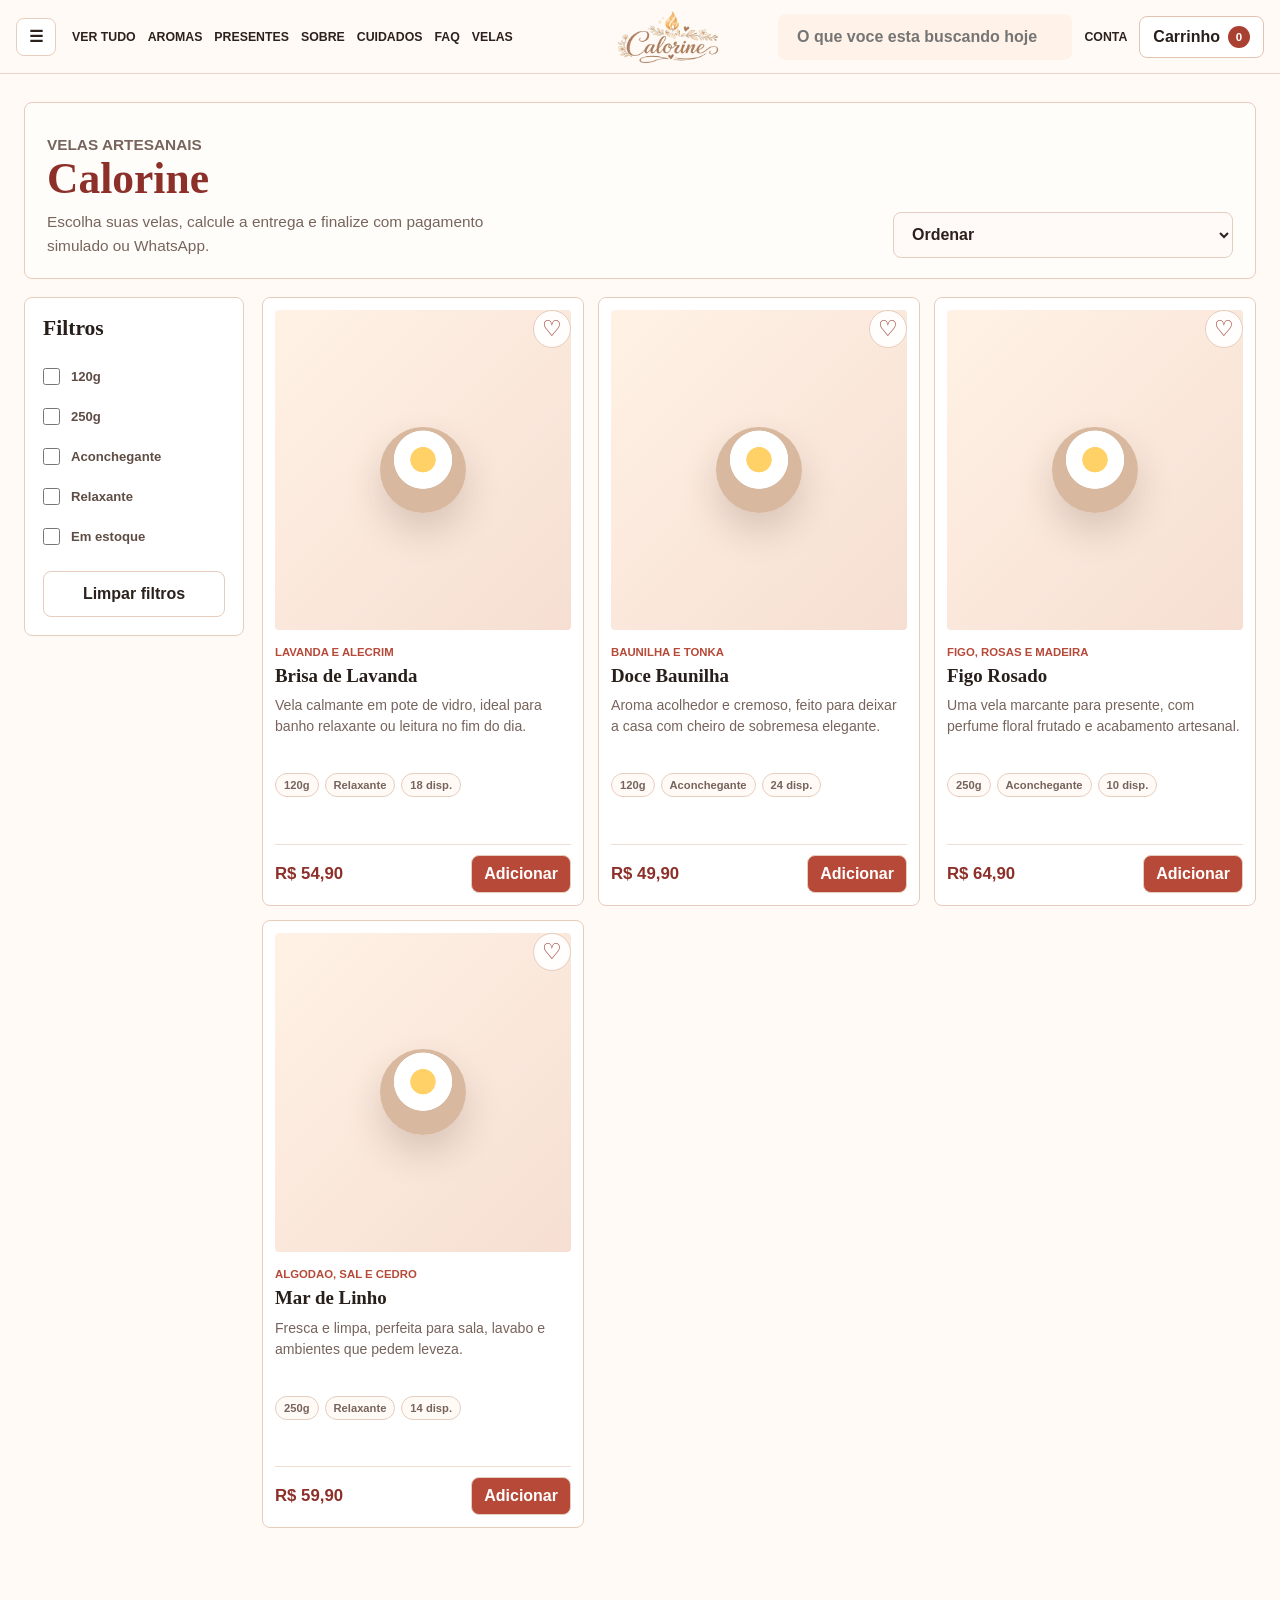
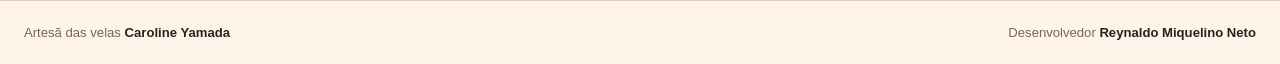
<file: index.html>
<!doctype html>
<html lang="pt-BR">
  <head>
    <meta charset="utf-8" />
    <meta name="viewport" content="width=device-width, initial-scale=1" />
    <title>Calorine Velas</title>
    <link rel="stylesheet" href="styles.css?v=20260623-1" />
  </head>
  <body>
    <header class="site-header">
      <button class="icon-button" id="menuButton" type="button">☰</button>
      <nav>
        <a href="#shop">Ver tudo</a>
        <a href="#shop">Aromas</a>
        <a href="#shop">Presentes</a>
        <a href="#sobre">Sobre</a>
        <a href="#cuidados">Cuidados</a>
        <a href="#faq">FAQ</a>
        <a href="#shop">Velas</a>
      </nav>
      <a class="brand" href="#shop" aria-label="Calorine - pagina inicial">
        <img src="Logo-calorine.png" alt="Calorine" />
      </a>
      <div class="header-actions">
        <input id="searchInput" placeholder="O que voce esta buscando hoje" />
        <div class="account-menu">
          <a class="icon-link" href="#login" id="loginLink">Conta</a>
          <div class="account-dropdown" id="accountDropdown" hidden>
            <a href="#account" id="accountDataLink">Dados pessoais</a>
            <a href="#orders" id="ordersLink">Meus pedidos</a>
            <a href="#favorites" id="favoritesLink">Favoritos</a>
            <button id="headerLogoutButton" type="button">Sair</button>
          </div>
        </div>
        <button class="cart-trigger" id="openCart" type="button">Carrinho <span id="cartCount">0</span></button>
      </div>
    </header>

    <main>
      <section class="screen shop-screen active" id="shopScreen" data-screen="shop">
        <div class="page-head compact">
          <div>
            <p class="eyebrow">velas artesanais</p>
            <h1>Calorine</h1>
            <p>Escolha suas velas, calcule a entrega e finalize com pagamento simulado ou WhatsApp.</p>
          </div>
          <select id="sortProducts">
            <option value="position">Ordenar</option>
            <option value="price-asc">Menor preco</option>
            <option value="price-desc">Maior preco</option>
            <option value="name">Nome</option>
          </select>
        </div>
        <div class="catalog-layout">
          <aside class="filter-panel">
            <h2>Filtros</h2>
            <label><input type="checkbox" data-filter="size" value="120g" /> 120g</label>
            <label><input type="checkbox" data-filter="size" value="250g" /> 250g</label>
            <label><input type="checkbox" data-filter="mood" value="aconchegante" /> Aconchegante</label>
            <label><input type="checkbox" data-filter="mood" value="relaxante" /> Relaxante</label>
            <label><input type="checkbox" data-filter="stock" value="available" /> Em estoque</label>
            <button class="ghost-action" id="clearFilters" type="button">Limpar filtros</button>
          </aside>
          <section class="product-grid" id="productGrid"></section>
        </div>
      </section>

      <section class="screen product-screen" id="productScreen" data-screen="product">
        <div class="product-page-inner"><a class="text-action product-back" href="#shop">Voltar para a loja</a>
        <div class="product-detail">
          <div class="detail-gallery"><div class="detail-media" id="detailMedia"><img id="detailImage" alt="" /></div></div>
          <div class="detail-info">
            <p class="eyebrow" id="detailScent">aroma</p>
            <h1 id="detailName">Vela</h1>
            <button class="rating-summary" id="detailRatingSummary" type="button">Sem avaliacoes</button>
            <p id="detailDescription"></p>
            <div id="detailMeta" class="product-meta"></div>
            <strong id="detailPrice"></strong>
            <div class="detail-actions"><button class="primary-action" id="detailAddToCart" type="button">Adicionar ao carrinho</button><button class="secondary-action" id="detailFavorite" type="button">Favoritar</button></div>
          </div>
        </div></div>
        <section class="related-section"><div class="related-head"><div><p class="eyebrow">descubra tambem</p><h2>Voce tambem pode gostar</h2></div><a class="text-action" href="#shop">Ver todas</a></div><div class="product-grid related" id="relatedProducts"></div></section>
        <section class="reviews-section" id="reviewsSection"><div class="reviews-list"><p class="eyebrow">experiencias reais</p><h2>Avaliacoes de clientes</h2><div class="reviews-overview" id="reviewsOverview"></div><div id="productReviews"></div></div><div class="review-entry"><div class="review-locked" id="reviewLocked"><strong>Avaliacao de compra verificada</strong><p>Depois que um pedido com este produto for entregue, a opcao de avaliar aparecera aqui e em Meus pedidos.</p></div><form class="review-form" id="reviewForm" hidden><input id="reviewOrderId" type="hidden" /><p class="eyebrow">sua avaliacao</p><fieldset class="star-rating"><legend>Selecione de 1 a 5 estrelas</legend><input id="star5" name="reviewRating" type="radio" value="5" required /><label for="star5" title="5 estrelas">★</label><input id="star4" name="reviewRating" type="radio" value="4" /><label for="star4" title="4 estrelas">★</label><input id="star3" name="reviewRating" type="radio" value="3" /><label for="star3" title="3 estrelas">★</label><input id="star2" name="reviewRating" type="radio" value="2" /><label for="star2" title="2 estrelas">★</label><input id="star1" name="reviewRating" type="radio" value="1" /><label for="star1" title="1 estrela">★</label></fieldset><label>Conte como foi sua experiencia<textarea id="reviewComment" maxlength="280" required></textarea></label><button class="primary-action" type="submit">Publicar avaliacao</button><p class="form-message" id="reviewMessage"></p></form></div></section>
      </section>

      <section class="screen review-screen" id="reviewScreen" data-screen="review">
        <div class="review-page">
          <a class="text-action" href="#orders">Voltar para meus pedidos</a>
          <header class="review-page-head">
            <p class="eyebrow">compra verificada</p>
            <h1>Avalie sua experiencia</h1>
            <p>Sua opiniao ajuda outras pessoas a escolherem a vela ideal.</p>
          </header>
          <div class="review-page-grid">
            <aside class="review-product-summary">
              <img id="reviewPageProductImage" alt="" />
              <div><span>Produto avaliado</span><h2 id="reviewPageProductName">Vela Calorine</h2><p id="reviewPageOrderReference"></p></div>
            </aside>
            <form class="review-form review-page-form" id="reviewPageForm">
              <input id="reviewPageOrderId" type="hidden" />
              <p class="eyebrow">sua avaliacao</p>
              <fieldset class="star-rating">
                <legend>Qual nota voce da para este produto?</legend>
                <input id="reviewPageStar5" name="reviewPageRating" type="radio" value="5" required /><label for="reviewPageStar5" title="5 estrelas">&#9733;</label>
                <input id="reviewPageStar4" name="reviewPageRating" type="radio" value="4" /><label for="reviewPageStar4" title="4 estrelas">&#9733;</label>
                <input id="reviewPageStar3" name="reviewPageRating" type="radio" value="3" /><label for="reviewPageStar3" title="3 estrelas">&#9733;</label>
                <input id="reviewPageStar2" name="reviewPageRating" type="radio" value="2" /><label for="reviewPageStar2" title="2 estrelas">&#9733;</label>
                <input id="reviewPageStar1" name="reviewPageRating" type="radio" value="1" /><label for="reviewPageStar1" title="1 estrela">&#9733;</label>
              </fieldset>
              <label>Conte como foi sua experiencia<textarea id="reviewPageComment" maxlength="280" placeholder="Aroma, qualidade, embalagem..." required></textarea></label>
              <button class="primary-action" type="submit">Publicar avaliacao</button>
              <p class="form-message" id="reviewPageMessage"></p>
            </form>
          </div>
        </div>
      </section>

      <section class="screen cart-page-screen" id="cartPageScreen" data-screen="cart">
        <header class="page-head compact">
          <div>
            <p class="eyebrow">carrinho</p>
            <h1>Meu carrinho</h1>
            <p>Confira os produtos, calcule uma previa de entrega e aplique cupom antes de fechar.</p>
          </div>
          <a class="secondary-action" href="#shop">Adicionar mais produtos</a>
        </header>
        <div class="cart-page-grid">
          <section class="cart-page-main">
            <div class="cart-table-head"><span>Produto</span><span>Preco</span><span>Quantidade</span><span>Total</span></div>
            <div id="cartPageItems"></div>
            <div class="cart-page-tools">
              <section>
                <h2>Entrega</h2>
                <label>CEP de entrega<input id="cartCep" maxlength="9" placeholder="00000-000" /></label>
                <button class="ghost-action" id="calculateShipping" type="button">Calcular</button>
                <p class="hint-text" id="shippingMessage">Pedidos acima de R$ 180,00 tem frete gratis.</p>
              </section>
              <section>
                <h2>Cupom</h2>
                <label>Cupom<input id="couponCode" placeholder="Ex: CALORINE10" /></label>
                <button class="ghost-action" id="applyCoupon" type="button">Aplicar</button>
                <p class="hint-text" id="couponMessage">Use CALORINE10 ou FRETEGRATIS.</p>
              </section>
            </div>
          </section>
          <aside class="cart-page-summary">
            <h2>Resumo do pedido</h2>
            <div class="summary-lines" id="checkoutFinalSummary"></div>
            <button class="primary-action" id="closeOrder" type="button">Fechar pedido</button>
            <a class="secondary-action" href="#shop">Escolher mais produtos</a>
            <p class="secure-note">Compra segura. Seus dados sao protegidos e o estoque sera reservado ao finalizar.</p>
          </aside>
        </div>
      </section>

      <section class="screen checkout-screen" id="checkoutScreen" data-screen="checkout">
        <header class="page-head compact">
          <div>
            <p class="eyebrow">checkout</p>
            <h1>Finalizar compra</h1>
            <p>Confirme sua identificacao, escolha a entrega e gere o pedido.</p>
          </div>
          <a class="secondary-action" href="#cart">Voltar ao carrinho</a>
        </header>
        <div class="checkout-flow-grid">
          <section class="checkout-stage">
            <header>1. Identificacao</header>
            <div class="checkout-stage-body">
              <h3>Dados pessoais</h3>
              <div class="checkout-personal-data">
                <strong id="checkoutUserName">-</strong>
                <span id="checkoutUserEmail">-</span>
                <span id="checkoutUserPhone">-</span>
              </div>
              <hr />
              <h3>Endereco para entrega</h3>
              <div class="delivery-options">
                <label><input name="deliveryChoice" type="radio" value="account" checked /> Meu endereco</label>
                <label><input name="deliveryChoice" type="radio" value="other" /> Entregar em outro endereco</label>
              </div>
              <div class="selected-address-card" id="accountDeliverySummary"></div>
              <div class="other-address-fields" id="otherAddressFields" hidden>
                <div class="shipping-row">
                  <label>CEP da entrega<input id="checkoutCep" maxlength="9" placeholder="00000-000" /></label>
                  <button class="ghost-action" id="calculateCheckoutShipping" type="button">Buscar CEP</button>
                </div>
                <div class="checkout-address-grid">
                  <label>Rua<input id="deliveryStreet" required placeholder="Rua" /></label>
                  <label>Numero<input id="deliveryNumber" required maxlength="12" placeholder="123" /></label>
                  <label>Complemento<input id="deliveryComplement" maxlength="50" placeholder="Apto, bloco, referencia" /></label>
                  <label>Bairro<input id="deliveryNeighborhood" required placeholder="Bairro" /></label>
                  <label>Cidade<input id="deliveryCity" required placeholder="Cidade" /></label>
                  <label>UF<input id="deliveryState" required maxlength="2" placeholder="SP" /></label>
                </div>
              </div>
              <button class="secondary-action checkout-freight-button" id="calculateCheckoutFreight" type="button">Calcular frete para este endereco</button>
              <p class="hint-text" id="checkoutShippingSummary">Escolha o endereco e calcule o frete.</p>
              <div class="shipping-options" id="shippingOptions"></div>
            </div>
          </section>
          <form class="checkout-stage" id="checkoutForm">
            <header>2. Pagamento</header>
            <div class="checkout-stage-body">
              <h3>Escolha a forma de pagamento</h3>
              <div class="payment-options">
                <label><input name="paymentChoice" type="radio" value="pix" checked /><span><strong>Pix a vista</strong><small>Confirmacao simulada imediata</small></span></label>
                <label><input name="paymentChoice" type="radio" value="card" /><span><strong>Cartao de credito</strong><small>Aprovacao simulada</small></span></label>
                <label><input name="paymentChoice" type="radio" value="boleto" /><span><strong>Boleto bancario</strong><small>Vencimento em 2 dias uteis</small></span></label>
                <label class="is-disabled"><input name="paymentChoice" type="radio" value="whatsapp" disabled /><span><strong>WhatsApp</strong><small>Disponivel em breve</small></span></label>
              </div>
              <input id="paymentMethod" type="hidden" value="pix" />
              <div class="payment-simulation" id="paymentSimulation"></div>
              <button class="primary-action" type="submit">Ir para pagamento</button>
              <button class="secondary-action" id="whatsappCheckout" type="button" disabled>WhatsApp indisponivel</button>
              <p class="form-message" id="checkoutMessage"></p>
            </div>
          </form>
          <aside class="checkout-stage">
            <header>Resumo do pedido</header>
            <div class="checkout-stage-body">
              <div class="checkout-review-items" id="checkoutReviewItems"></div>
              <div class="summary-lines" id="checkoutSummary"></div>
            </div>
          </aside>
        </div>
      </section>

      <section class="screen payment-screen" id="paymentScreen" data-screen="payment">
        <div class="payment-page">
          <section class="payment-thankyou">
            <div class="payment-order-number"><p>Numero do pedido</p><strong id="paymentOrderNumber">CALORINE-00000</strong></div>
            <div class="payment-success-copy"><p class="eyebrow">pagamento</p><h1>Concluir pagamento</h1><p>Seu pedido foi criado e sera confirmado assim que o pagamento for aprovado.</p></div>
            <a class="secondary-action" href="#orders">Pagar depois</a>
          </section>
          <div class="payment-grid">
            <section class="payment-card" id="paymentInstructions"></section>
            <section class="payment-card"><h2>Endereco de entrega</h2><p id="paymentCustomerName"></p><p id="paymentDeliveryAddress"></p><p id="paymentShippingInfo"></p></section>
            <section class="payment-card"><h2>Resumo do pedido</h2><div id="paymentItems"></div><div class="summary-lines" id="paymentSummary"></div></section>
          </div>
        </div>
      </section>

      <section class="screen confirmation-screen" id="confirmationScreen" data-screen="confirmation">
        <div class="confirmation-page">
          <section class="confirmation-hero">
            <div><p class="eyebrow">pagamento aprovado</p><h1>Compra confirmada</h1><p>Obrigada por escolher a Calorine. O pedido ja esta disponivel em Meus pedidos.</p></div>
            <strong id="confirmationOrderNumber">CALORINE-00000</strong>
            <a class="primary-action" id="trackConfirmedOrder" href="#orders">Acompanhar pedido</a>
          </section>
          <div class="confirmation-grid">
            <section><h2>Entrega</h2><p id="confirmationAddress"></p><p id="confirmationShipping"></p></section>
            <section><h2>Resumo</h2><div class="summary-lines" id="confirmationSummary"></div></section>
          </div>
        </div>
      </section>

      <section class="screen account-screen" id="accountScreen" data-screen="account">
        <div class="account-grid">
          <section class="account-hero">
            <p class="eyebrow">minha conta</p>
            <h1 id="accountGreeting">Ola</h1>
            <p id="accountHeroDescription">Confira e mantenha seus dados pessoais organizados.</p>
          </section>
          <section class="account-data">
            <article><span>Nome</span><strong id="accountName">-</strong></article>
            <article><span>E-mail</span><strong id="accountEmail">-</strong></article>
            <article id="accountPhoneCard"><span>Telefone</span><strong id="accountPhone">-</strong></article>
            <article class="account-address" id="accountAddressCard">
              <span>Endereco</span>
              <div class="account-address-grid">
                <div><small>CEP</small><strong id="accountCep">-</strong></div>
                <div><small>Rua</small><strong id="accountStreet">-</strong></div>
                <div><small>Numero</small><strong id="accountNumber">-</strong></div>
                <div><small>Bairro</small><strong id="accountNeighborhood">-</strong></div>
                <div><small>Complemento</small><strong id="accountComplement">-</strong></div>
                <div><small>Cidade/UF</small><strong id="accountCityState">-</strong></div>
              </div>
            </article>
            <article><span>Perfil</span><strong id="accountRole">-</strong></article>
            <div class="account-actions">
              <a class="primary-action" href="#shop">Ir para loja</a>
              <a class="secondary-action" href="#profile-edit" id="editProfileButton">Editar dados</a>
              <a class="secondary-action" href="#admin" id="accountAdminButton">Painel admin</a>
            </div>
          </section>
        </div>
      </section>

      <section class="screen orders-screen" id="ordersScreen" data-screen="orders">
        <section class="account-history">
          <div class="orders-head"><div><p class="eyebrow">sua conta</p><h2>Meus pedidos</h2><p class="orders-description">Acompanhe o andamento e consulte suas compras.</p></div><a class="secondary-action" href="#shop">Continuar comprando</a></div>
          <div class="review-notifications" id="reviewNotifications"></div>
          <div class="admin-list" id="accountOrders"></div>
          <aside class="customer-order-detail" id="customerOrderDetail" hidden></aside>
        </section>
      </section>

      <section class="screen favorites-screen" id="favoritesScreen" data-screen="favorites">
        <div class="section-head"><div><p class="eyebrow">sua selecao</p><h1>Favoritos</h1><p>Velas que voce guardou para consultar depois.</p></div><a class="secondary-action" href="#shop">Ver todas as velas</a></div>
        <div class="product-grid" id="favoriteProducts"></div>
      </section>

      <section class="screen profile-edit-screen" id="profileEditScreen" data-screen="profile-edit">
        <div class="profile-edit-grid">
          <form class="admin-form" id="profileForm"><p class="eyebrow">dados pessoais</p><h1>Editar perfil</h1><div class="field-row"><label>Nome<input id="profileName" required /></label><label>Telefone<input id="profilePhone" required /></label></div><h3>Endereco principal</h3><div class="field-row"><label>CEP<input id="profileCep" maxlength="9" /></label><label>Numero<input id="profileNumber" required /></label></div><label>Rua<input id="profileStreet" required /></label><label>Complemento<input id="profileComplement" /></label><div class="field-row"><label>Bairro<input id="profileNeighborhood" required /></label><label>Cidade<input id="profileCity" required /></label></div><label>UF<input id="profileState" maxlength="2" required /></label><label class="checkbox-field"><input id="profileMarketing" type="checkbox" /> Quero receber novidades</label><button class="primary-action" type="submit">Salvar alteracoes</button><p class="form-message" id="profileMessage"></p></form>
          <form class="admin-form password-form" id="passwordForm"><p class="eyebrow">seguranca</p><h2>Alterar senha</h2><label>Senha atual<input id="currentPassword" type="password" required /></label><label>Nova senha<input id="newPassword" type="password" minlength="6" required /></label><label>Confirmar nova senha<input id="confirmPassword" type="password" minlength="6" required /></label><button class="secondary-action" type="submit">Atualizar senha</button><p class="form-message" id="passwordMessage"></p></form>
        </div>
      </section>

      <section class="screen login-screen" id="loginScreen" data-screen="login">
        <div class="auth-grid">
          <section class="auth-card">
            <p class="eyebrow" id="loginEyebrow">acesso</p>
            <h1 id="loginTitle">Entrar na loja</h1>
            <p id="loginDescription">Entre com sua conta para acompanhar pedidos e agilizar o checkout.</p>
            <button class="secondary-action" id="showRegister" type="button">Ainda nao tenho conta</button>
          </section>
          <form class="admin-form" id="loginForm">
            <div class="login-form-heading"><p class="eyebrow">identificacao</p><h2 id="loginFormTitle">Acesse sua conta</h2></div>
            <label>E-mail<input id="loginEmail" type="email" autocomplete="email" required /></label>
            <label>Senha<input id="loginPassword" type="password" autocomplete="current-password" required /></label>
            <button class="primary-action" type="submit">Entrar</button>
            <button class="secondary-action" id="logoutButton" type="button">Sair</button>
            <p class="hint-text" id="adminLoginHint" hidden>Admin teste: admin@calorine.com / admin123</p>
            <p class="form-message" id="loginMessage"></p>
          </form>
        </div>
      </section>

      <section class="screen register-screen" id="registerScreen" data-screen="register">
        <form class="admin-form register-form" id="registerForm">
          <p class="eyebrow">cadastro</p>
          <h1>Criar conta</h1>
          <div class="field-row"><label>Nome<input id="registerName" required /></label><label>Telefone<input id="registerPhone" required /></label></div>
          <div class="field-row"><label>E-mail<input id="registerEmail" type="email" required /></label><label>Senha<input id="registerPassword" type="password" required minlength="6" /></label></div>
          <h3>Endereco</h3>
          <div class="field-row"><label>CEP <small>(opcional)</small><input id="registerCep" maxlength="9" inputmode="numeric" /></label><label>Numero<input id="registerNumber" required /></label></div>
          <p class="field-feedback" id="registerCepMessage">Se nao souber o CEP, preencha o endereco e tentaremos localiza-lo.</p>
          <label>Rua<input id="registerStreet" required /></label>
          <label>Complemento<input id="registerComplement" /></label>
          <div class="field-row"><label>Bairro<input id="registerNeighborhood" required /></label><label>Cidade<input id="registerCity" required /></label></div>
          <label>UF<input id="registerState" maxlength="2" required /></label>
          <label class="checkbox-field"><input id="registerMarketing" type="checkbox" /> Quero receber novidades</label>
          <button class="primary-action" type="submit">Cadastrar</button>
          <p class="form-message" id="registerMessage"></p>
        </form>
      </section>

      <section class="screen admin-screen" id="adminScreen" data-screen="admin">
        <div class="admin-shell">
          <aside class="admin-sidebar">
            <p class="eyebrow">admin</p>
            <h2>Calorine</h2>
            <button data-admin-section="overview">Dashboard</button>
            <button data-admin-section="orders">Pedidos</button>
            <button data-admin-section="products">Produtos</button>
            <button data-admin-section="product-create">Cadastrar produto</button>
            <button data-admin-section="coupons">Cupons</button>
            <button data-admin-section="coupon-create">Cadastrar cupom</button>
            <button data-admin-section="customers">Clientes</button>
            <button class="admin-logout-button" id="adminLogoutButton" type="button">Sair da conta</button>
          </aside>
          <section class="admin-workspace" id="adminLayout">
            <div class="admin-locked" id="adminLocked">
              <span class="admin-access-mark">Admin</span>
              <p class="eyebrow">painel administrativo</p>
              <h1>Acesso restrito</h1>
              <p>Entre com uma conta de administradora para gerenciar pedidos, produtos e clientes.</p>
              <div class="admin-login-actions">
                <button class="primary-action" id="adminLoginButton" type="button">Entrar como administradora</button>
                <a class="secondary-action" href="#shop">Voltar para a loja</a>
              </div>
            </div>
            <div class="admin-view active" data-admin-view="overview">
              <div class="admin-dashboard">
                <article><span>Pedidos</span><strong id="adminTotalOrders">0</strong></article>
                <article><span>Vendas</span><strong id="adminTotalSales">R$ 0,00</strong></article>
                <article><span>Produtos ativos</span><strong id="adminActiveProducts">0</strong></article>
                <article><span>Estoque baixo</span><strong id="adminLowStock">0</strong></article>
                <article><span>Ticket medio</span><strong id="adminAverageTicket">R$ 0,00</strong></article>
              </div>
              <section class="admin-section"><h3>Vendas por status</h3><div class="admin-sales-chart" id="adminSalesChart"></div></section>
              <section class="admin-section"><h3>Produtos mais vendidos</h3><div class="admin-list compact" id="adminTopProducts"></div></section>
              <section class="admin-section"><h3>Pedidos recentes</h3><div class="admin-orders compact" id="adminRecentOrders"></div></section>
              <section class="admin-section"><h3>Alertas de estoque</h3><div class="admin-list compact" id="adminStockAlerts"></div></section>
            </div>
            <div class="admin-view" data-admin-view="orders">
              <p class="admin-dashboard-message" id="adminDashboardMessage" hidden></p>
              <section class="admin-section">
                <h3>Pedidos recebidos</h3>
                <div class="admin-toolbar"><label>Buscar cliente<input id="adminOrderSearch" /></label><label>Status<select id="adminOrderStatusFilter"><option value="ALL">Todos</option><option value="CREATED">Recebido</option><option value="PREPARING">Preparando</option><option value="SHIPPED">Enviado</option><option value="DELIVERED">Entregue</option><option value="CANCELED">Cancelado</option></select></label><button class="secondary-action" id="exportOrders" type="button">Exportar CSV</button></div>
                <div class="admin-orders-layout"><div class="admin-orders" id="adminOrders"></div></div>
              </section>
            </div>
            <div class="admin-view" data-admin-view="order-detail">
              <section class="admin-section">
                <div class="admin-section-head"><div><p class="eyebrow">pedido</p><h3>Detalhe do pedido</h3></div><button class="secondary-action" data-admin-section="orders" type="button">Voltar para pedidos</button></div>
                <div class="admin-order-detail inline" id="adminOrderDetail"><p class="empty-state">Selecione um pedido.</p></div>
              </section>
            </div>
            <div class="admin-view" data-admin-view="products">
              <section class="admin-section">
                <div class="admin-section-head"><div><p class="eyebrow">catalogo</p><h3>Produtos cadastrados</h3></div><button class="primary-action" data-admin-section="product-create" type="button">Cadastrar produto</button></div>
                <div class="admin-list" id="adminList"></div>
              </section>
            </div>
            <div class="admin-view" data-admin-view="product-create">
              <div class="admin-products-grid single">
                <form class="admin-form" id="productForm">
                  <input type="hidden" id="productId" /><input type="hidden" id="productImageCurrent" /><input type="hidden" id="productExtraImageOneCurrent" /><input type="hidden" id="productExtraImageTwoCurrent" />
                  <p class="eyebrow">produto</p>
                  <h3>Cadastro de vela</h3>
                  <label>Nome da vela<input id="productName" required /></label>
                  <label>Aroma<input id="productScent" required /></label>
                  <div class="field-row"><label>Preco<input id="productPrice" type="number" step="0.01" required /></label><label>Estoque<input id="productStock" type="number" step="1" required /></label></div>
                  <div class="field-row"><label>Estoque minimo<input id="productMinimumStock" type="number" value="5" required /></label><label class="checkbox-field"><input id="productActive" type="checkbox" checked /> Produto ativo</label></div>
                  <div class="field-row"><label>Tamanho<select id="productSize"><option value="120g">120g</option><option value="250g">250g</option></select></label><label>Sensacao<select id="productMood"><option value="aconchegante">Aconchegante</option><option value="relaxante">Relaxante</option></select></label></div>
                  <div class="field-row"><label>Cor<select id="productColor"><option value="sage">Verde salvia</option><option value="honey">Mel</option><option value="rose">Rosa</option><option value="clay">Argila</option><option value="ocean">Azul suave</option></select></label><label>Ocasiao<select id="productOccasion"><option value="classica">Classica</option><option value="presente">Presente</option></select></label></div>
                  <label>Descricao<textarea id="productDescription" maxlength="160"></textarea></label>
                  <label>Imagem<input id="productImage" type="file" accept="image/*" /></label><div class="image-preview" id="productImagePreview">Sem imagem</div>
                  <div class="field-row"><label>Extra 1<input id="productExtraImageOne" type="file" accept="image/*" /></label><label>Extra 2<input id="productExtraImageTwo" type="file" accept="image/*" /></label></div>
                  <div class="field-row"><div class="image-preview" id="productExtraImageOnePreview">Sem imagem</div><div class="image-preview" id="productExtraImageTwoPreview">Sem imagem</div></div>
                  <div class="form-actions"><button class="primary-action" type="submit">Salvar vela</button><button class="secondary-action" id="clearForm" type="button">Limpar</button></div>
                  <p class="form-message" id="productMessage"></p>
                </form>
              </div>
            </div>
            <div class="admin-view" data-admin-view="coupons">
              <section class="admin-section">
                <div class="admin-section-head"><div><p class="eyebrow">descontos</p><h3>Cupons cadastrados</h3></div><button class="primary-action" data-admin-section="coupon-create" type="button">Cadastrar cupom</button></div>
                <div class="admin-list" id="adminCoupons"></div>
              </section>
            </div>
            <div class="admin-view" data-admin-view="coupon-create">
              <div class="admin-products-grid single">
                <form class="admin-form" id="couponForm">
                  <input type="hidden" id="couponId" />
                  <p class="eyebrow">descontos</p>
                  <h3>Cadastro de cupom</h3>
                  <label>Codigo<input id="adminCouponCode" maxlength="30" placeholder="CALORINE10" required /></label>
                  <div class="field-row">
                    <label>Tipo<select id="adminCouponType"><option value="PERCENTAGE">Percentual</option><option value="FIXED_AMOUNT">Valor fixo</option><option value="FREE_SHIPPING">Frete gratis</option></select></label>
                    <label>Valor<input id="adminCouponValue" type="number" step="0.01" value="10" required /></label>
                  </div>
                  <div class="field-row">
                    <label>Valor minimo<input id="adminCouponMinimum" type="number" step="0.01" value="0" required /></label>
                    <label>Quantidade de cupons<input id="adminCouponLimit" type="number" step="1" min="1" value="1" required /></label>
                  </div>
                  <label>Valido ate<input id="adminCouponValidUntil" type="date" /></label>
                  <label class="checkbox-field"><input id="adminCouponActive" type="checkbox" checked /> Cupom ativo</label>
                  <div class="form-actions"><button class="primary-action" type="submit">Salvar cupom</button><button class="secondary-action" id="clearCouponForm" type="button">Limpar</button></div>
                  <p class="form-message" id="couponAdminMessage"></p>
                </form>
              </div>
            </div>
            <div class="admin-view" data-admin-view="customers"><section class="admin-section"><h3>Clientes</h3><div class="admin-list" id="adminCustomers"></div></section></div>
          </section>
        </div>
      </section>

      <section class="screen info-screen" id="sobreScreen" data-screen="sobre"><h1>Sobre a Calorine</h1><p>Velas artesanais criadas para transformar ambientes com cuidado, aroma e presenca.</p></section>
      <section class="screen info-screen" id="cuidadosScreen" data-screen="cuidados"><h1>Cuidados com a vela</h1><p>Apare o pavio antes de acender e mantenha longe de correntes de ar.</p></section>
      <section class="screen info-screen" id="faqScreen" data-screen="faq"><h1>Perguntas frequentes</h1><p>O checkout usa pagamento simulado neste ambiente de desenvolvimento.</p></section>
    </main>

    <footer class="site-footer">
      <p>Artes&atilde; das velas <strong>Caroline Yamada</strong></p>
      <p>Desenvolvedor <strong>Reynaldo Miquelino Neto</strong></p>
    </footer>

    <div class="cart-drawer" id="cartDrawer" aria-hidden="true">
      <aside class="cart-panel">
        <header><div><p class="eyebrow">pedido</p><h2>Carrinho</h2></div><button class="icon-button" id="closeCart" type="button">×</button></header>
        <div class="cart-list" id="cartItems"></div>
        <div class="cart-drawer-summary"><div><span>Itens</span><strong id="drawerItems">0</strong></div><div><span>Total parcial</span><strong id="drawerTotal">R$ 0,00</strong></div><button class="primary-action" id="goCheckout" type="button">Finalizar compra</button></div>
      </aside>
    </div>

    <script src="app.js?v=20260708-3"></script>
  </body>
</html>
</file>
<file: styles.css>
:root {
  --bg: #fffaf6;
  --panel: #ffffff;
  --soft: #fff4ea;
  --ink: #2c211d;
  --muted: #77645c;
  --accent: #b64938;
  --accent-strong: #8c3029;
  --line: #e6cdbd;
  --sage: #15803d;
  --shadow: 0 14px 36px rgba(70, 47, 31, 0.1);
  font-family: Georgia, "Times New Roman", serif;
}

.admin-order-card {
  grid-template-columns: minmax(0, 1fr);
  align-items: stretch;
}

.admin-order-summary {
  min-width: 0;
}

.admin-order-summary .eyebrow,
.admin-order-summary h3,
.admin-order-summary p {
  margin: 0;
}

.admin-order-summary h3 {
  margin-top: 4px;
  font-size: 1.25rem;
  line-height: 1.12;
  overflow-wrap: anywhere;
}

.admin-order-summary p {
  margin-top: 5px;
  line-height: 1.35;
}

.admin-order-state {
  justify-content: flex-start;
  align-items: center;
}

.admin-order-state .status-pill {
  display: inline-grid;
  min-width: 118px;
  gap: 2px;
  justify-items: start;
  padding: 7px 10px;
  line-height: 1.15;
}

.admin-order-state .status-pill small {
  color: var(--muted);
  font-size: 0.62rem;
  font-weight: 900;
  text-transform: uppercase;
}

.compact-select {
  display: grid;
  gap: 4px;
  color: var(--muted);
  font-size: 0.68rem;
  font-weight: 900;
  text-transform: uppercase;
}

.compact-select select {
  min-height: 38px;
  min-width: 150px;
  padding: 0 10px;
  border: 1px solid var(--line);
  border-radius: 7px;
  background: #fffdfa;
  color: var(--ink);
  font: inherit;
  font-size: 0.82rem;
  text-transform: none;
}

.admin-view[data-admin-view="orders"] .admin-orders-layout {
  grid-template-columns: 1fr;
}

.admin-view[data-admin-view="orders"] .admin-order-card {
  width: 100%;
  cursor: pointer;
}

.admin-view[data-admin-view="orders"] .admin-order-card:focus {
  outline: 3px solid rgba(182, 73, 56, 0.18);
  outline-offset: 2px;
}

.admin-section-head {
  display: flex;
  align-items: center;
  justify-content: space-between;
  gap: 16px;
  margin-bottom: 16px;
}

.admin-section-head h3,
.admin-section-head p {
  margin: 0;
}

.admin-section-head .primary-action,
.admin-section-head .secondary-action {
  width: auto;
  min-height: 44px;
  padding: 0 18px;
}

.admin-products-grid.single {
  grid-template-columns: minmax(0, 760px);
}

.admin-order-detail.inline {
  position: static;
}

.admin-products-grid.single {
  grid-template-columns: 1fr;
}

.admin-products-grid.single .admin-form {
  width: 100%;
  max-width: none;
}

.form-actions {
  display: flex;
  flex-wrap: wrap;
  gap: 14px;
  align-items: center;
}

.form-actions .primary-action,
.form-actions .secondary-action {
  width: auto;
  min-width: 138px;
}

.admin-item.is-low-stock {
  border-color: #d9a39b;
  background: #fff6f4;
}

.admin-item.is-low-stock h3,
.admin-item.is-low-stock strong {
  color: #96372f;
}

.product-admin-badges {
  display: flex;
  flex-wrap: wrap;
  gap: 8px;
  align-items: center;
  margin-top: 8px;
}

.stock-alert-badge {
  display: inline-flex;
  align-items: center;
  min-height: 25px;
  padding: 5px 10px;
  border: 1px solid #d9a39b;
  border-radius: 999px;
  background: #ffe9e5;
  color: #96372f;
  font-size: 0.72rem;
  font-weight: 900;
  text-transform: uppercase;
}

.admin-flow-warning {
  margin: 0;
  padding: 12px 14px;
  border-left: 3px solid #c58a24;
  border-radius: 6px;
  background: #fff6df;
  color: #6d4b13;
  font-weight: 800;
}

.admin-order-history article {
  display: grid;
  grid-template-columns: 138px minmax(0, 1fr);
  gap: 14px;
  align-items: start;
}

.admin-order-history time {
  color: var(--muted);
  font-size: 0.86rem;
  line-height: 1.35;
}

.admin-order-history strong {
  display: block;
  line-height: 1.35;
}

.admin-order-history article p {
  margin: 6px 0 0;
}

@media (max-width: 760px) {
  .admin-order-history article {
    grid-template-columns: 1fr;
  }
}

* {
  box-sizing: border-box;
}

body {
  margin: 0;
  background: var(--bg);
  color: var(--ink);
  font-family: Arial, sans-serif;
}

h1,
h2,
h3 {
  margin: 0;
  font-family: Georgia, "Times New Roman", serif;
}

h1 {
  color: var(--accent-strong);
  font-size: clamp(2.2rem, 4vw, 4rem);
  line-height: 1;
}

button,
input,
select,
textarea {
  font: inherit;
}

button,
a.primary-action,
a.secondary-action {
  cursor: pointer;
  text-decoration: none;
}

.site-header {
  position: sticky;
  top: 0;
  z-index: 20;
  display: grid;
  grid-template-columns: auto 1fr auto 1fr;
  gap: 20px;
  align-items: center;
  min-height: 72px;
  padding: 12px 24px;
  border-bottom: 1px solid var(--line);
  background: rgba(255, 250, 246, 0.96);
  backdrop-filter: blur(12px);
}

body.admin-portal .site-header nav,
body.admin-portal .header-actions input,
body.admin-portal .cart-trigger,
body.admin-portal .icon-button,
body.admin-portal .account-menu {
  display: none;
}

body.admin-portal .site-header {
  grid-template-columns: 1fr;
}

body.admin-portal .brand {
  grid-column: 1;
  grid-row: 1;
  justify-self: center;
}

body.admin-portal .header-actions {
  display: none;
}

.site-header nav,
.header-actions {
  display: flex;
  gap: 16px;
  align-items: center;
}

.site-header nav a,
.icon-link,
.text-action {
  color: var(--ink);
  font-size: 0.8rem;
  font-weight: 900;
  text-decoration: none;
  text-transform: uppercase;
}

.brand {
  color: var(--accent-strong);
  font-family: Georgia, "Times New Roman", serif;
  font-size: 1.45rem;
  font-style: italic;
  font-weight: 900;
  text-decoration: none;
}

.header-actions {
  justify-content: end;
}

.header-actions input {
  width: min(320px, 32vw);
  border: 0;
  background: var(--soft);
}

.icon-button,
.small-button {
  min-height: 38px;
  padding: 0 12px;
  border: 1px solid var(--line);
  border-radius: 8px;
  background: #fff;
  color: var(--ink);
  font-weight: 900;
}

main {
  max-width: 1480px;
  margin: 0 auto;
  padding: 34px 24px 72px;
}

.screen {
  display: none;
}

.screen.active {
  display: block;
}

.page-head {
  display: flex;
  justify-content: space-between;
  gap: 22px;
  align-items: center;
  margin-bottom: 20px;
  padding: 24px;
  border: 1px solid var(--line);
  border-radius: 8px;
  background: #fffdfa;
}

.page-head.compact {
  min-height: 0;
}

.page-head p {
  max-width: 720px;
  color: var(--muted);
  line-height: 1.6;
}

.eyebrow,
.tag {
  color: var(--accent);
  font-size: 0.78rem;
  font-weight: 900;
  letter-spacing: 0;
  text-transform: uppercase;
}

input,
select,
textarea {
  width: 100%;
  min-height: 46px;
  padding: 0 14px;
  border: 1px solid var(--line);
  border-radius: 8px;
  background: #fffaf7;
  color: var(--ink);
  font-weight: 700;
}

textarea {
  min-height: 96px;
  padding: 12px 14px;
  resize: vertical;
}

label {
  display: grid;
  gap: 8px;
  color: var(--muted);
  font-size: 0.82rem;
  font-weight: 900;
}

.primary-action,
.secondary-action,
.ghost-action {
  display: inline-flex;
  align-items: center;
  justify-content: center;
  min-height: 46px;
  padding: 0 18px;
  border-radius: 8px;
  font-weight: 900;
}

.primary-action {
  border: 1px solid var(--accent);
  background: var(--accent);
  color: #fff;
}

.secondary-action,
.ghost-action {
  border: 1px solid var(--line);
  background: #fff;
  color: var(--ink);
}

.catalog-layout {
  display: grid;
  grid-template-columns: 250px minmax(0, 1fr);
  gap: 20px;
  align-items: start;
}

.filter-panel,
.cart-page-main,
.cart-page-summary,
.checkout-stage,
.payment-card,
.payment-thankyou,
.admin-section,
.admin-form,
.account-hero,
.account-data,
.auth-card {
  border: 1px solid var(--line);
  border-radius: 8px;
  background: var(--panel);
  box-shadow: none;
}

.filter-panel {
  position: sticky;
  top: 92px;
  display: grid;
  gap: 14px;
  padding: 18px;
}

.product-grid {
  display: grid;
  grid-template-columns: repeat(4, minmax(0, 1fr));
  gap: 18px;
}

.product-card {
  position: relative;
  display: grid;
  gap: 14px;
  min-height: 100%;
  padding: 14px;
  border: 1px solid var(--line);
  border-radius: 8px;
  background: #fff;
  transition: transform 0.18s ease, box-shadow 0.18s ease;
}

.favorite-button {
  position: absolute;
  z-index: 2;
  top: 12px;
  right: 12px;
  width: 38px;
  height: 38px;
  padding: 0;
  border: 1px solid var(--line);
  border-radius: 50%;
  color: var(--accent-strong);
  background: rgba(255, 255, 255, 0.94);
  font-size: 1.35rem;
  cursor: pointer;
}

.favorite-button.is-active,
#detailFavorite.is-active {
  color: #fff;
  background: var(--accent);
}

.detail-actions {
  display: flex;
  flex-wrap: wrap;
  gap: 10px;
}

.reviews-section {
  display: grid;
  grid-template-columns: minmax(0, 1.15fr) minmax(300px, 0.85fr);
  gap: 22px;
  margin-top: 36px;
  padding-top: 28px;
  border-top: 1px solid var(--line);
}

.review-form,
.review-item {
  display: grid;
  gap: 12px;
  padding: 18px;
  border: 1px solid var(--line);
  border-radius: 8px;
  background: var(--panel);
}

.review-item {
  margin-top: 12px;
}

.review-item > div {
  display: flex;
  justify-content: space-between;
  gap: 12px;
}

.review-item > div strong {
  color: #b56a14;
  letter-spacing: 1px;
}

.review-item p {
  margin: 0;
  color: var(--muted);
}

.section-head {
  display: flex;
  align-items: end;
  justify-content: space-between;
  gap: 20px;
  margin-bottom: 24px;
  padding-bottom: 20px;
  border-bottom: 1px solid var(--line);
}

.section-head p {
  margin-bottom: 0;
}

.favorites-screen,
.profile-edit-screen {
  width: min(1180px, calc(100% - 32px));
  margin: 0 auto;
}

.profile-edit-grid {
  display: grid;
  grid-template-columns: minmax(0, 1.4fr) minmax(300px, 0.6fr);
  gap: 22px;
  align-items: start;
}

.profile-edit-grid h1 {
  font-size: clamp(2rem, 3vw, 3rem);
}

.password-form {
  position: sticky;
  top: 92px;
}

.customer-order-detail {
  margin-top: 22px;
  padding: 22px;
  border: 1px solid var(--line);
  border-radius: 8px;
  background: var(--panel);
}

.customer-detail-head {
  display: flex;
  align-items: start;
  justify-content: space-between;
  gap: 18px;
}

.order-progress {
  display: grid;
  grid-template-columns: repeat(4, 1fr);
  gap: 6px;
  margin: 22px 0;
}

.order-progress span {
  padding: 9px;
  border-bottom: 3px solid var(--line);
  color: var(--muted);
  font-size: 0.75rem;
  text-align: center;
}

.order-progress span.is-current {
  border-color: var(--accent);
  color: var(--accent-strong);
  font-weight: 900;
}

.customer-detail-grid {
  display: grid;
  grid-template-columns: repeat(2, minmax(0, 1fr));
  gap: 12px;
  margin-bottom: 18px;
}

.customer-detail-grid article {
  padding: 14px;
  border: 1px solid var(--line);
  border-radius: 6px;
}

.customer-detail-grid article > span {
  display: block;
  margin-bottom: 7px;
  color: var(--muted);
  font-size: 0.72rem;
  text-transform: uppercase;
}

.admin-sales-chart {
  display: grid;
  gap: 10px;
}

.admin-sales-chart > div {
  display: grid;
  grid-template-columns: 110px minmax(0, 1fr) 30px;
  gap: 10px;
  align-items: center;
}

.admin-sales-chart i {
  display: block;
  height: 10px;
  border-radius: 3px;
  background: linear-gradient(90deg, var(--accent) var(--bar), var(--soft) var(--bar));
}

.product-card:hover {
  transform: translateY(-2px);
  box-shadow: var(--shadow);
}

.product-card h3 {
  margin-top: 6px;
  font-size: 1.25rem;
}

.product-card p {
  color: var(--muted);
  line-height: 1.5;
}

.product-card footer {
  display: flex;
  justify-content: space-between;
  gap: 12px;
  align-items: center;
}

.product-card footer button,
.remove-item {
  min-height: 38px;
  padding: 0 12px;
  border: 1px solid var(--line);
  border-radius: 8px;
  background: #fff;
  color: var(--accent-strong);
  font-weight: 900;
}

.product-card footer button:not(:disabled) {
  background: var(--accent);
  color: #fff;
}

.product-art,
.detail-media {
  display: grid;
  min-height: 190px;
  place-items: center;
  overflow: hidden;
  border-radius: 8px;
  background: linear-gradient(135deg, #fff2e5, #f6ded2);
}

.product-art span,
.detail-media::before {
  width: 86px;
  height: 86px;
  border-radius: 999px;
  background: radial-gradient(circle at 50% 38%, #ffd166 0 18%, #fff 19% 42%, #d8b99f 43% 100%);
  box-shadow: 0 18px 36px rgba(70, 47, 31, 0.18);
  content: "";
}

.product-art img,
.product-card img,
.detail-media img,
.image-preview img {
  width: 100%;
  height: 100%;
  object-fit: cover;
}

.detail-media.has-photo::before {
  display: none;
}

.product-meta {
  display: flex;
  flex-wrap: wrap;
  gap: 8px;
}

.product-meta span,
.status-pill {
  display: inline-flex;
  min-height: 26px;
  align-items: center;
  padding: 0 9px;
  border: 1px solid var(--line);
  border-radius: 999px;
  background: #fffaf6;
  color: var(--muted);
  font-size: 0.75rem;
  font-weight: 900;
}

.product-detail {
  display: grid;
  grid-template-columns: minmax(0, 0.9fr) minmax(0, 1fr);
  gap: 24px;
  margin-bottom: 28px;
}

.detail-media {
  min-height: 520px;
}

.detail-info {
  display: grid;
  align-content: center;
  gap: 18px;
}

.cart-drawer {
  position: fixed;
  inset: 0;
  z-index: 50;
  display: none;
  justify-content: end;
  background: rgba(37, 33, 29, 0.36);
}

.cart-drawer.open {
  display: flex;
}

.cart-panel {
  display: grid;
  grid-template-rows: auto minmax(100px, 1fr) auto;
  width: min(430px, 100vw);
  height: 100%;
  padding: 24px;
  background: #fff;
  border-left: 1px solid var(--line);
  overflow: auto;
}

.cart-panel header {
  display: flex;
  justify-content: space-between;
  gap: 16px;
  align-items: start;
}

.cart-panel h2 {
  color: var(--ink);
  font-size: 2.5rem;
}

.cart-list,
.admin-list,
.admin-orders {
  display: grid;
  gap: 12px;
}

.cart-item,
.cart-page-row,
.checkout-review-item,
.admin-item,
.admin-order-card {
  display: grid;
  gap: 12px;
  padding: 14px;
  border: 1px solid rgba(229, 204, 188, 0.9);
  border-radius: 8px;
  background: #fffdfa;
}

.cart-item {
  grid-template-columns: minmax(0, 1fr) auto;
  align-items: center;
}

.quantity {
  display: inline-flex;
  align-items: center;
  gap: 10px;
}

.quantity button {
  width: 34px;
  height: 34px;
  border: 1px solid var(--line);
  border-radius: 8px;
  background: #fff;
}

.cart-drawer-summary,
.summary-lines {
  display: grid;
  gap: 12px;
}

.cart-drawer-summary {
  padding-top: 18px;
  border-top: 1px solid var(--line);
}

.summary-lines > div,
.cart-drawer-summary > div,
.admin-detail-items div {
  display: flex;
  justify-content: space-between;
  gap: 14px;
}

.summary-lines hr {
  width: 100%;
  margin: 2px 0;
  border: 0;
  border-top: 1px solid var(--line);
}

.cart-page-grid {
  display: grid;
  grid-template-columns: minmax(0, 1fr) 340px;
  gap: 18px;
  align-items: start;
}

.cart-page-main,
.cart-page-summary {
  padding: 18px;
}

.cart-table-head,
.cart-page-row {
  display: grid;
  grid-template-columns: minmax(320px, 1fr) 140px 180px 180px;
  align-items: center;
  column-gap: 18px;
}

.cart-table-head {
  min-height: 48px;
  padding: 0 16px;
  border: 1px solid var(--line);
  border-radius: 8px;
  font-weight: 900;
}

.cart-product-cell {
  display: grid;
  grid-template-columns: 84px minmax(0, 1fr);
  gap: 14px;
  align-items: center;
}

.cart-product-cell .product-art {
  min-height: 84px;
}

.cart-product-cell > img,
.checkout-review-item > img {
  display: block;
  width: 84px;
  height: 84px;
  border-radius: 6px;
  object-fit: cover;
}

.checkout-review-item {
  grid-template-columns: 70px minmax(0, 1fr) auto;
  align-items: center;
}

.checkout-review-item > img {
  width: 70px;
  height: 70px;
}

.cart-product-cell .product-art span {
  width: 44px;
  height: 44px;
}

.cart-page-total {
  display: grid;
  gap: 8px;
  justify-items: start;
}

.cart-page-tools {
  display: grid;
  grid-template-columns: 1fr 1fr;
  gap: 18px;
  margin-top: 20px;
  padding-top: 20px;
  border-top: 1px solid var(--line);
}

.checkout-flow-grid {
  display: grid;
  grid-template-columns: minmax(280px, 0.9fr) minmax(300px, 0.95fr) minmax(280px, 0.9fr);
  gap: 18px;
  align-items: start;
}

.checkout-stage header {
  padding: 16px;
  border-bottom: 1px solid var(--line);
  background: #f7efe8;
  color: var(--accent-strong);
  font-weight: 900;
  text-align: center;
}

.checkout-stage-body {
  display: grid;
  gap: 14px;
  padding: 18px;
}

.delivery-options,
.payment-options,
.shipping-options {
  display: grid;
  gap: 10px;
}

.delivery-options label,
.payment-options label,
.shipping-options label,
.checkbox-field {
  display: grid;
  grid-template-columns: auto minmax(0, 1fr);
  align-items: center;
  gap: 10px;
  min-height: 52px;
  padding: 12px;
  border: 1px solid var(--line);
  border-radius: 8px;
  background: #fffaf6;
  color: var(--ink);
}

.shipping-options label {
  grid-template-columns: auto minmax(0, 1fr) auto;
}

.shipping-options small,
.payment-options small {
  display: block;
  color: var(--muted);
  font-size: 0.78rem;
}

.shipping-row,
.field-row,
.checkout-address-grid {
  display: grid;
  grid-template-columns: 1fr 1fr;
  gap: 12px;
}

.checkout-address-grid label:nth-child(3),
.checkout-address-grid label:nth-child(4) {
  grid-column: 1 / -1;
}

.payment-page {
  display: grid;
  gap: 22px;
}

.payment-thankyou {
  display: grid;
  grid-template-columns: 260px minmax(0, 1fr);
  gap: 22px;
  padding: 18px;
  align-items: center;
}

.payment-grid {
  display: grid;
  grid-template-columns: repeat(3, minmax(0, 1fr));
  gap: 22px;
}

.payment-card {
  display: grid;
  align-content: start;
  gap: 14px;
  padding: 18px;
}

.fake-qr {
  width: 260px;
  max-width: 100%;
  aspect-ratio: 1;
  background:
    linear-gradient(90deg, #000 10px, transparent 10px) 0 0 / 28px 28px,
    linear-gradient(#000 10px, transparent 10px) 0 0 / 28px 28px,
    #fff;
  border: 18px solid #fff;
  box-shadow: inset 0 0 0 3px #000;
}

.account-grid,
.auth-grid,
.admin-products-grid,
.admin-orders-layout {
  display: grid;
  grid-template-columns: minmax(0, 0.9fr) minmax(0, 1.1fr);
  gap: 18px;
  align-items: start;
}

.account-hero,
.account-data,
.auth-card,
.admin-form,
.admin-section {
  padding: 18px;
}

.account-hero {
  min-height: 420px;
  background: linear-gradient(135deg, #fff4e7, #fffaf6);
}

.account-data,
.admin-form {
  display: grid;
  gap: 14px;
}

.account-data article {
  padding: 14px;
  border: 1px solid var(--line);
  border-radius: 8px;
  background: #fffaf7;
}

.account-data span {
  display: block;
  color: var(--muted);
  font-size: 0.76rem;
  font-weight: 900;
  text-transform: uppercase;
}

.admin-shell {
  display: grid;
  grid-template-columns: 240px minmax(0, 1fr);
  min-height: 680px;
  border: 1px solid var(--line);
  border-radius: 8px;
  background: #fff;
}

.admin-sidebar {
  display: grid;
  align-content: start;
  gap: 10px;
  padding: 18px;
  border-right: 1px solid var(--line);
  background: #fff8f1;
}

.admin-sidebar button {
  min-height: 42px;
  border: 1px solid var(--line);
  border-radius: 8px;
  background: #fff;
  font-weight: 900;
  text-align: left;
}

.admin-workspace {
  padding: 18px;
}

.admin-view {
  display: none;
}

.admin-view.active {
  display: grid;
  gap: 16px;
}

.admin-dashboard {
  display: grid;
  grid-template-columns: repeat(4, minmax(0, 1fr));
  gap: 12px;
}

.admin-dashboard article {
  display: grid;
  gap: 8px;
  padding: 16px;
  border: 1px solid var(--line);
  border-radius: 8px;
  background: #fffdfa;
}

.admin-dashboard span {
  color: var(--muted);
  font-size: 0.76rem;
  font-weight: 900;
  text-transform: uppercase;
}

.admin-dashboard strong {
  color: var(--accent-strong);
  font-size: 1.45rem;
}

.admin-toolbar {
  display: grid;
  grid-template-columns: minmax(260px, 1fr) 190px;
  gap: 12px;
  margin-bottom: 14px;
}

.admin-order-card,
.admin-item {
  grid-template-columns: minmax(0, 1fr) auto;
  align-items: center;
}

.admin-order-card.is-selected {
  border-color: var(--accent);
  background: #fff8f1;
}

.admin-actions {
  display: flex;
  flex-wrap: wrap;
  gap: 8px;
  justify-content: end;
}

.admin-order-detail {
  position: sticky;
  top: 92px;
  display: grid;
  gap: 14px;
  padding: 16px;
  border: 1px solid var(--line);
  border-radius: 8px;
  background: #fffdfa;
}

.admin-detail-head,
.admin-detail-grid {
  display: grid;
  grid-template-columns: 1fr 1fr;
  gap: 12px;
}

.admin-detail-grid article,
.admin-detail-items {
  padding: 12px;
  border: 1px solid rgba(229, 204, 188, 0.9);
  border-radius: 8px;
  background: #fff;
}

.admin-order-actions {
  display: flex;
  flex-wrap: wrap;
  gap: 10px;
  margin: 4px 0;
}

.admin-order-actions .primary-action,
.admin-order-actions .secondary-action {
  width: auto;
  min-height: 42px;
  padding: 0 18px;
}

.admin-order-history {
  padding: 12px;
  border: 1px solid rgba(229, 204, 188, 0.9);
  border-radius: 8px;
  background: #fff;
}

.admin-order-history article {
  border-top: 1px solid rgba(229, 204, 188, 0.9);
  padding: 10px 0;
}

.admin-order-history article:first-of-type {
  border-top: 0;
}

.admin-order-history span,
.admin-order-history p {
  color: var(--muted);
}

.admin-locked {
  display: none;
}

.admin-locked.visible {
  display: grid;
  gap: 12px;
  margin-bottom: 18px;
  padding: 22px;
  border: 1px solid var(--line);
  border-radius: 8px;
  background: #fffaf6;
}

.admin-workspace.locked .admin-view {
  display: none;
}

.admin-screen.is-locked .admin-shell {
  width: min(720px, 100%);
  min-height: 0;
  margin: 38px auto;
  grid-template-columns: minmax(0, 1fr);
  border: 0;
  background: transparent;
}

.admin-screen.is-locked .admin-sidebar {
  display: none;
}

.admin-screen.is-locked .admin-workspace {
  padding: 0;
}

.admin-screen.is-locked .admin-locked {
  margin: 0;
  justify-items: center;
  padding: 38px;
  text-align: center;
}

.admin-screen.is-locked .admin-locked > p:not(.eyebrow) {
  max-width: 500px;
  margin: 0;
  color: var(--muted);
  line-height: 1.6;
}

.admin-screen.is-locked .admin-locked h1 {
  font-size: clamp(2.3rem, 4vw, 3.25rem);
}

.admin-access-mark {
  display: grid;
  width: 62px;
  height: 62px;
  place-items: center;
  border: 1px solid #ddb5a0;
  border-radius: 50%;
  background: #fff;
  color: var(--accent-strong);
  font-size: 0.75rem;
  font-weight: 900;
  text-transform: uppercase;
}

.admin-login-actions {
  display: flex;
  flex-wrap: wrap;
  justify-content: center;
  gap: 12px;
  margin-top: 8px;
}

.admin-login-actions .primary-action,
.admin-login-actions .secondary-action {
  width: auto;
  min-width: 190px;
}

.image-preview {
  display: grid;
  min-height: 110px;
  place-items: center;
  overflow: hidden;
  border: 1px dashed var(--line);
  border-radius: 8px;
  background: #fffaf6;
  color: var(--muted);
  font-weight: 900;
}

.field-error {
  border-color: var(--accent) !important;
  box-shadow: 0 0 0 3px rgba(184, 73, 56, 0.12);
}

.form-message {
  min-height: 22px;
  color: var(--sage);
  font-weight: 900;
}

.form-message.error {
  color: var(--accent-strong);
}

.hint-text,
.empty-state,
.secure-note {
  color: var(--muted);
  line-height: 1.5;
}

.secure-note {
  padding: 14px;
  border: 1px solid #b8dfc0;
  border-radius: 8px;
  background: #f0fff4;
  color: #087a22;
  font-weight: 900;
}

.info-screen {
  max-width: 820px;
  padding: 34px;
  border: 1px solid var(--line);
  border-radius: 8px;
  background: #fff;
}

@media (max-width: 1100px) {
  .product-grid {
    grid-template-columns: repeat(2, minmax(0, 1fr));
  }

  .checkout-flow-grid,
  .payment-grid,
  .cart-page-grid,
  .admin-shell,
  .admin-products-grid,
  .admin-orders-layout {
    grid-template-columns: 1fr;
  }

  .admin-order-detail,
  .filter-panel {
    position: static;
  }
}

@media (max-width: 760px) {
  .site-header {
    grid-template-columns: auto 1fr auto;
  }

  .site-header nav {
    display: none;
  }

  .header-actions input {
    display: none;
  }

  main {
    padding: 22px 14px 54px;
  }

  .page-head,
  .product-detail,
  .catalog-layout,
  .account-grid,
  .auth-grid,
  .field-row,
  .shipping-row,
  .checkout-address-grid,
  .payment-thankyou,
  .admin-detail-head,
  .admin-detail-grid,
  .admin-toolbar {
    grid-template-columns: 1fr;
    flex-direction: column;
    align-items: stretch;
  }

  .product-grid,
  .admin-dashboard {
    grid-template-columns: 1fr;
  }

  .cart-table-head {
    display: none;
  }

  .cart-page-row {
    grid-template-columns: 1fr;
  }

  .checkout-address-grid label:nth-child(3),
  .checkout-address-grid label:nth-child(4) {
    grid-column: auto;
  }
}

/* Visual restoration after OneDrive recovery */
body {
  display: flex;
  min-height: 100vh;
  flex-direction: column;
  background: #fffaf6;
  color: #281f1b;
  font-family: "Trebuchet MS", Arial, sans-serif;
}

body::selection {
  background: #f0d6c6;
}

.site-header {
  grid-template-columns: auto minmax(430px, 1fr) 184px minmax(390px, 1fr);
  gap: 16px;
  min-height: 74px;
  padding: 8px 24px;
  border-bottom-color: #ead4c6;
  background: rgba(255, 250, 246, 0.98);
}

.site-header nav {
  gap: 20px;
}

.site-header nav a,
.icon-link {
  font-family: Arial, sans-serif;
  font-size: 0.77rem;
}

.brand {
  position: relative;
  display: block;
  width: 184px;
  height: 56px;
  overflow: hidden;
  justify-self: center;
}

.brand img {
  position: absolute;
  inset: 0;
  width: 100%;
  height: 100%;
  object-fit: contain;
  transform: none;
}

.header-actions {
  gap: 12px;
}

.header-actions input {
  width: clamp(210px, 23vw, 330px);
  min-height: 46px;
  padding: 0 18px;
  border: 1px solid transparent;
  background: #fff2e9;
}

.header-actions input:focus {
  border-color: #d7a98f;
  outline: 0;
}

.account-menu {
  position: relative;
  align-self: stretch;
  display: flex;
  align-items: center;
}

.account-dropdown {
  position: absolute;
  z-index: 80;
  top: calc(100% - 2px);
  right: 0;
  width: 190px;
  padding: 8px;
  border: 1px solid var(--line);
  border-radius: 6px;
  background: var(--panel);
  box-shadow: var(--shadow);
  opacity: 0;
  visibility: hidden;
  transform: translateY(6px);
  transition: opacity 160ms ease, transform 160ms ease, visibility 160ms ease;
  pointer-events: none;
}

.account-menu:hover .account-dropdown,
.account-menu:focus-within .account-dropdown {
  opacity: 1;
  visibility: visible;
  transform: translateY(0);
  pointer-events: auto;
}

.account-dropdown a,
.account-dropdown button {
  display: flex;
  width: 100%;
  min-height: 38px;
  align-items: center;
  padding: 8px 10px;
  border: 0;
  border-radius: 4px;
  color: var(--ink);
  background: transparent;
  font: inherit;
  font-size: 0.84rem;
  font-weight: 800;
  text-align: left;
  text-decoration: none;
  cursor: pointer;
}

.account-dropdown a:hover,
.account-dropdown button:hover {
  color: var(--accent-strong);
  background: var(--soft);
}

.account-dropdown button {
  color: var(--accent);
}

.cart-trigger {
  display: inline-flex;
  min-height: 42px;
  align-items: center;
  gap: 8px;
  padding: 0 13px;
  border: 1px solid #e3c2ae;
  border-radius: 8px;
  background: #fff;
  color: #281f1b;
  font-weight: 900;
}

.cart-trigger span {
  display: grid;
  min-width: 22px;
  height: 22px;
  place-items: center;
  border-radius: 999px;
  background: #a94032;
  color: #fff;
  font-size: 0.72rem;
}

input[type="checkbox"],
input[type="radio"] {
  width: 17px;
  min-width: 17px;
  height: 17px;
  min-height: 17px;
  margin: 0;
  padding: 0;
  accent-color: #a94032;
  box-shadow: none;
}

main {
  width: 100%;
  flex: 1 0 auto;
  max-width: 1480px;
  padding: 28px 24px 72px;
}

.page-head {
  min-height: 0;
  margin-bottom: 18px;
  padding: 20px 22px;
  border-color: #e7cbbb;
  background: #fffdfa;
}

.shop-screen .page-head {
  display: grid;
  grid-template-columns: minmax(360px, 0.8fr) minmax(280px, 1.2fr);
  align-items: end;
}

.page-head h1 {
  font-size: clamp(2.4rem, 3.4vw, 3.5rem);
  line-height: 1;
}

.page-head p {
  margin: 10px 0 0;
  font-size: 0.96rem;
  line-height: 1.55;
}

#sortProducts {
  width: min(100%, 340px);
  justify-self: end;
  background-color: #fffaf7;
}

.catalog-layout {
  grid-template-columns: 220px minmax(0, 1fr);
  gap: 18px;
}

.filter-panel {
  top: 94px;
  gap: 0;
  padding: 18px;
  box-shadow: none;
}

.filter-panel h2 {
  margin-bottom: 16px;
  font-size: 1.35rem;
}

.filter-panel label {
  display: grid;
  grid-template-columns: 18px minmax(0, 1fr);
  gap: 10px;
  align-items: center;
  min-height: 40px;
  color: #5f4d45;
  font-size: 0.82rem;
  text-transform: none;
}

.filter-panel .ghost-action {
  width: 100%;
  margin-top: 14px;
}

.product-grid {
  grid-template-columns: repeat(4, minmax(0, 1fr));
  gap: 14px;
}

.product-card {
  grid-template-rows: auto minmax(190px, 1fr) auto;
  gap: 12px;
  padding: 12px;
  border-color: #e7cbbb;
  background: #fff;
}

.product-card > img,
.product-card > .product-art {
  width: 100%;
  aspect-ratio: 1 / 1.08;
  min-height: 0;
  border-radius: 4px;
}

.product-card h3 {
  margin: 5px 0 8px;
  font-size: 1.18rem;
  line-height: 1.2;
}

.product-card p {
  min-height: 66px;
  margin: 0;
  font-size: 0.88rem;
  line-height: 1.48;
}

.product-card .tag {
  font-size: 0.71rem;
}

.product-card footer {
  min-height: 42px;
  padding-top: 10px;
  border-top: 1px solid #f0ded3;
}

.product-card footer strong {
  color: #8c3029;
  font-size: 1.05rem;
}

.product-meta {
  gap: 6px;
  margin-top: 12px;
}

.product-meta span,
.status-pill {
  min-height: 24px;
  padding: 0 8px;
  font-size: 0.7rem;
}

.product-detail {
  max-width: 1180px;
  margin: 20px auto 34px;
  padding: 20px;
  border: 1px solid #e7cbbb;
  border-radius: 8px;
  background: #fff;
}

.detail-media {
  min-height: 500px;
  border-radius: 6px;
}

.detail-info {
  padding: 28px;
}

.cart-panel {
  width: min(440px, 100vw);
  padding: 22px;
}

.cart-panel h2 {
  font-size: 2.25rem;
}

.cart-list {
  align-content: start;
  gap: 10px;
  min-height: 130px;
  padding: 16px 0;
}

.cart-item {
  min-height: 76px;
  padding: 12px;
}

.cart-drawer-summary {
  gap: 14px;
  padding-top: 16px;
}

.cart-page-grid {
  grid-template-columns: minmax(0, 1fr) 340px;
  gap: 18px;
}

.cart-page-summary {
  position: sticky;
  top: 94px;
  display: grid;
  align-content: start;
  gap: 14px;
}

.cart-page-summary h2,
.cart-page-summary .secure-note {
  margin: 0;
}

.cart-page-summary .primary-action,
.cart-page-summary .secondary-action {
  width: 100%;
}

.cart-page-main,
.cart-page-summary {
  padding: 16px;
}

.cart-table-head,
.cart-page-row {
  grid-template-columns: minmax(340px, 1fr) 130px 170px 165px;
  column-gap: 16px;
}

.cart-page-row {
  min-height: 112px;
  border: 0;
  border-bottom: 1px solid #ecd7ca;
  border-radius: 0;
  background: #fff;
}

.cart-page-tools {
  gap: 16px;
}

.checkout-flow-grid {
  grid-template-columns: minmax(290px, 0.92fr) minmax(330px, 1fr) minmax(290px, 0.88fr);
  gap: 16px;
}

.checkout-stage {
  overflow: hidden;
}

.checkout-stage header {
  min-height: 50px;
  display: grid;
  place-items: center;
}

.checkout-stage-body {
  gap: 12px;
  padding: 16px;
}

.checkout-personal-data {
  display: grid;
  gap: 5px;
  padding: 2px 0 4px;
}

.checkout-personal-data strong {
  font-size: 1rem;
}

.checkout-personal-data span {
  color: var(--muted);
  line-height: 1.35;
}

.checkout-stage-body hr {
  width: 100%;
  margin: 6px 0;
  border: 0;
  border-top: 1px solid var(--line);
}

.delivery-options label,
.payment-options label,
.shipping-options label,
.checkbox-field {
  min-height: 52px;
  grid-template-columns: 18px minmax(0, 1fr);
}

.shipping-options label {
  grid-template-columns: 18px minmax(0, 1fr) auto;
}

.payment-options label > span,
.shipping-option-copy {
  display: grid;
  min-width: 0;
  gap: 3px;
}

.payment-options label > span strong,
.shipping-option-copy strong {
  color: var(--ink);
  line-height: 1.25;
}

.payment-options small,
.shipping-option-copy small {
  line-height: 1.35;
}

.primary-action,
.secondary-action,
.ghost-action,
button {
  white-space: nowrap;
}

.payment-simulation {
  padding: 12px;
  border: 1px dashed #e2c6b4;
  border-radius: 8px;
  background: #fffaf6;
  color: #755f55;
  font-size: 0.82rem;
  line-height: 1.5;
}

.account-grid,
.auth-grid {
  max-width: 1040px;
  margin: 0 auto 28px;
  grid-template-columns: minmax(0, 0.85fr) minmax(0, 1.15fr);
}

.login-screen .admin-form {
  min-height: 430px;
  align-content: start;
  padding: 30px;
}

.login-screen:not(.admin-login-mode) .auth-card h1,
.register-form > h1 {
  font-size: clamp(2.25rem, 3.2vw, 3.15rem);
  line-height: 1.04;
}

.field-feedback {
  margin: -5px 0 2px;
  color: var(--muted);
  font-size: 0.78rem;
  line-height: 1.4;
}

.field-feedback.error {
  color: var(--accent-strong);
}

.login-form-heading {
  margin-bottom: 6px;
}

.login-form-heading h2 {
  margin-top: 7px;
  font-size: 1.75rem;
}

.login-screen.admin-login-mode .auth-grid {
  max-width: 920px;
  grid-template-columns: minmax(0, 0.9fr) minmax(0, 1.1fr);
}

.login-screen.admin-login-mode .auth-card {
  background: #f8eee8;
}

.login-screen.admin-login-mode .auth-card h1 {
  max-width: 360px;
  font-size: clamp(2.75rem, 4vw, 4rem);
}

.login-screen.admin-login-mode .admin-form {
  border-top: 4px solid var(--accent);
}

.account-hero,
.auth-card {
  min-height: 430px;
  padding: 28px;
  background: #fff4e9;
}

.account-hero h1 {
  max-width: 100%;
  margin-top: 24px;
  font-size: clamp(2.75rem, 4vw, 4.35rem);
  line-height: 1.02;
}

.account-screen:not(.is-admin-profile) .account-hero h1 {
  font-size: clamp(1.75rem, 2.1vw, 2.2rem);
  line-height: 1.15;
}

.account-hero > p:last-child {
  max-width: 390px;
  margin-top: 26px;
  color: var(--muted);
  line-height: 1.65;
}

.account-data,
.admin-form {
  padding: 18px;
}

.account-data {
  gap: 14px;
}

.account-address-grid {
  display: grid;
  grid-template-columns: repeat(2, minmax(0, 1fr));
  gap: 14px 28px;
  margin-top: 12px;
}

.account-address-grid div {
  min-width: 0;
}

.account-address-grid small {
  display: block;
  margin-bottom: 4px;
  color: var(--muted);
  font-size: 0.7rem;
  font-weight: 900;
  text-transform: uppercase;
}

.account-address-grid strong {
  display: block;
  overflow-wrap: anywhere;
}

.account-actions {
  display: flex;
  flex-wrap: wrap;
  gap: 12px;
  padding-top: 4px;
}

.admin-sidebar {
  display: flex;
  flex-direction: column;
}

.admin-sidebar .admin-logout-button {
  margin-top: auto;
  color: var(--accent);
  background: transparent;
}

.admin-sidebar .admin-logout-button:hover {
  background: var(--soft);
}

.account-history {
  width: min(1040px, 100%);
  margin: 0 auto;
  padding-top: 8px;
}

.account-history h2 {
  margin: 10px 0 16px;
  font-size: 2rem;
}

.orders-screen {
  min-height: 64vh;
}

.orders-screen .account-history {
  width: min(1120px, calc(100% - 32px));
  padding: 18px 0 48px;
}

.orders-description {
  margin: -6px 0 22px;
  color: var(--muted);
}

.orders-head {
  display: flex;
  align-items: end;
  justify-content: space-between;
  gap: 20px;
  margin-bottom: 16px;
  padding-bottom: 16px;
  border-bottom: 1px solid var(--line);
}

.orders-empty {
  display: grid;
  width: min(560px, 100%);
  justify-items: start;
  gap: 10px;
  padding: 28px;
  border: 1px solid var(--line);
  border-radius: 8px;
  background: var(--panel);
}

.orders-empty strong {
  font-family: Georgia, "Times New Roman", serif;
  font-size: 1.3rem;
}

.orders-empty p {
  margin: 0 0 8px;
  color: var(--muted);
}

.customer-order-card {
  display: flex;
  align-items: center;
  justify-content: space-between;
  gap: 18px;
  padding: 18px 20px;
  border: 1px solid var(--line);
  border-radius: 8px;
  background: var(--panel);
}

.customer-order-card h3,
.customer-order-card p {
  margin: 0;
}

.customer-order-card > div:last-child {
  display: flex;
  align-items: center;
  gap: 18px;
}

.account-screen.is-admin-profile .account-grid {
  max-width: 920px;
  grid-template-columns: minmax(0, 0.95fr) minmax(0, 1.05fr);
}

.account-screen.is-admin-profile .account-hero,
.account-screen.is-admin-profile .account-data {
  min-height: 360px;
}

.account-screen.is-admin-profile .account-hero h1 {
  font-size: clamp(2.55rem, 3.5vw, 3.55rem);
  overflow-wrap: anywhere;
}

.account-screen.is-admin-profile .account-data {
  align-content: start;
}

.register-form {
  width: min(760px, 100%);
  margin: 0 auto;
}

.admin-shell {
  grid-template-columns: 220px minmax(0, 1fr);
  min-height: 700px;
}

.admin-sidebar {
  position: sticky;
  top: 74px;
  min-height: calc(100vh - 74px);
  padding: 18px 14px;
}

.admin-sidebar button {
  padding: 0 13px;
}

.admin-workspace {
  min-width: 0;
  padding: 18px;
}

.admin-dashboard {
  gap: 10px;
}

.admin-dashboard article {
  padding: 14px;
}

.admin-products-grid {
  grid-template-columns: minmax(360px, 0.88fr) minmax(0, 1.12fr);
}

.admin-products-grid .admin-form {
  position: sticky;
  top: 92px;
}

.admin-orders-layout {
  grid-template-columns: minmax(0, 0.95fr) minmax(360px, 0.8fr);
}

.admin-item,
.admin-order-card {
  padding: 13px;
  box-shadow: none;
}

.image-preview {
  min-height: 130px;
}

.info-screen {
  margin: 34px auto;
  padding: 36px;
}

.site-footer {
  display: flex;
  width: 100%;
  min-height: 64px;
  flex: 0 0 auto;
  align-items: center;
  justify-content: space-between;
  gap: 20px;
  padding: 16px max(24px, calc((100vw - 1432px) / 2));
  border-top: 1px solid var(--line);
  background: #fff4ea;
  color: var(--muted);
  font-size: 0.82rem;
}

.site-footer p {
  margin: 0;
}

.site-footer strong {
  color: var(--ink);
}

@media (max-width: 1280px) {
  .site-header {
    grid-template-columns: auto minmax(300px, 1fr) 160px minmax(320px, 1fr);
    padding-inline: 16px;
  }

  .site-header nav {
    gap: 12px;
  }

  .product-grid {
    grid-template-columns: repeat(3, minmax(0, 1fr));
  }

  .cart-table-head,
  .cart-page-row {
    grid-template-columns: minmax(280px, 1fr) 105px 140px 140px;
  }
}

@media (max-width: 980px) {
  .site-header {
    grid-template-columns: auto 1fr auto;
  }

  .site-header nav {
    display: none;
  }

  body.mobile-menu-open .site-header nav {
    position: absolute;
    z-index: 100;
    top: 100%;
    left: 10px;
    display: grid;
    width: min(300px, calc(100vw - 20px));
    gap: 2px;
    padding: 10px;
    border: 1px solid var(--line);
    border-radius: 6px;
    background: var(--panel);
    box-shadow: var(--shadow);
  }

  body.mobile-menu-open .site-header nav a {
    padding: 11px 12px;
    border-radius: 4px;
  }

  body.mobile-menu-open .site-header nav a:hover {
    background: var(--soft);
  }

  .brand {
    grid-column: 2;
    grid-row: 1;
  }

  .header-actions {
    grid-column: 3;
  }

  .header-actions input,
  .header-actions .icon-link {
    display: none;
  }

  .shop-screen .page-head,
  .checkout-flow-grid,
  .cart-page-grid,
  .admin-shell,
  .admin-products-grid,
  .admin-orders-layout {
    grid-template-columns: 1fr;
  }

  #sortProducts {
    justify-self: start;
  }

  .product-grid {
    grid-template-columns: repeat(2, minmax(0, 1fr));
  }

  .cart-page-summary,
  .admin-sidebar,
  .admin-products-grid .admin-form,
  .admin-order-detail {
    position: static;
  }

  .admin-sidebar {
    min-height: 0;
    grid-template-columns: repeat(4, minmax(0, 1fr));
    border-right: 0;
    border-bottom: 1px solid #e7cbbb;
  }

  .admin-sidebar .eyebrow,
  .admin-sidebar h2 {
    grid-column: 1 / -1;
  }
}

@media (max-width: 720px) {
  .reviews-section,
  .profile-edit-grid,
  .customer-detail-grid {
    grid-template-columns: 1fr;
  }

  .section-head,
  .review-item > div {
    align-items: flex-start;
    flex-direction: column;
  }

  .password-form {
    position: static;
  }

  .order-progress {
    grid-template-columns: repeat(2, 1fr);
  }
  .site-header {
    min-height: 66px;
    padding: 5px 10px;
  }

  .brand {
    width: 150px;
    height: 52px;
  }

  .brand img {
    width: 100%;
    height: 100%;
  }

  .cart-trigger {
    width: 44px;
    overflow: hidden;
    color: transparent;
    gap: 0;
    padding: 0 10px;
  }

  .cart-trigger span {
    color: #fff;
  }

  main {
    padding: 18px 12px 50px;
  }

  .page-head {
    display: flex;
    padding: 16px;
  }

  .page-head h1 {
    font-size: 2.25rem;
  }

  .catalog-layout,
  .product-detail,
  .account-grid,
  .auth-grid,
  .cart-page-tools,
  .field-row,
  .shipping-row,
  .checkout-address-grid,
  .payment-thankyou,
  .payment-grid,
  .admin-toolbar,
  .admin-detail-head,
  .admin-detail-grid {
    grid-template-columns: 1fr;
  }

  .account-hero {
    min-height: 300px;
  }

  .login-screen.admin-login-mode .auth-grid,
  .account-screen.is-admin-profile .account-grid {
    grid-template-columns: 1fr;
  }

  .login-screen .admin-form,
  .account-screen.is-admin-profile .account-hero,
  .account-screen.is-admin-profile .account-data {
    min-height: 0;
  }

  .admin-login-actions {
    width: 100%;
    flex-direction: column;
  }

  .admin-login-actions .primary-action,
  .admin-login-actions .secondary-action {
    width: 100%;
  }

  .account-address-grid {
    grid-template-columns: 1fr;
  }

  .filter-panel {
    display: grid;
    grid-template-columns: repeat(2, minmax(0, 1fr));
  }

  .filter-panel h2,
  .filter-panel .ghost-action {
    grid-column: 1 / -1;
  }

  .product-grid {
    grid-template-columns: 1fr;
  }

  .product-card {
    grid-template-rows: auto auto auto;
  }

  .product-card > img,
  .product-card > .product-art {
    aspect-ratio: 1.18 / 1;
  }

  .product-card p {
    min-height: 0;
  }

  .detail-media {
    min-height: 340px;
  }

  .detail-info {
    padding: 8px;
  }

  .cart-table-head {
    display: none;
  }

  .cart-page-row {
    grid-template-columns: 1fr;
  }

  .checkout-address-grid label:nth-child(3),
  .checkout-address-grid label:nth-child(4) {
    grid-column: auto;
  }

  .admin-sidebar {
    grid-template-columns: repeat(2, minmax(0, 1fr));
  }

  .admin-dashboard {
    grid-template-columns: 1fr 1fr;
  }

  .site-footer {
    align-items: flex-start;
    flex-direction: column;
    gap: 6px;
    padding: 16px;
  }
}

/* Product page and verified reviews */
[hidden] {
  display: none !important;
}

.product-page-inner,
.related-section,
.reviews-section {
  width: min(1180px, calc(100% - 32px));
  margin-inline: auto;
}

.product-back {
  display: inline-flex;
  margin-bottom: 18px;
}

.product-screen .product-detail {
  display: grid;
  grid-template-columns: minmax(360px, 0.92fr) minmax(360px, 1.08fr);
  min-height: 0;
  overflow: hidden;
  border: 1px solid var(--line);
  border-radius: 8px;
  background: var(--panel);
}

.detail-gallery {
  min-width: 0;
  padding: 20px;
  background: #fff7f1;
}

.product-screen .detail-media {
  width: 100%;
  max-height: 620px;
  aspect-ratio: 4 / 5;
  overflow: hidden;
  border-radius: 6px;
  background: #f6ece5;
}

.product-screen .detail-media img {
  width: 100%;
  height: 100%;
  object-fit: contain;
}

.product-screen .detail-info {
  display: grid;
  align-content: center;
  justify-items: start;
  gap: 18px;
  min-width: 0;
  padding: clamp(28px, 5vw, 64px);
}

.product-screen .detail-info h1 {
  font-size: clamp(2.4rem, 4vw, 3.8rem);
  line-height: 1.02;
}

.product-screen .detail-info > p:not(.eyebrow) {
  max-width: 560px;
  margin: 0;
  color: var(--muted);
  font-size: 1rem;
  line-height: 1.65;
}

.rating-summary {
  display: inline-flex;
  align-items: center;
  gap: 9px;
  min-height: 0;
  padding: 0;
  border: 0;
  background: transparent;
  color: var(--muted);
  cursor: pointer;
}

.stars {
  display: inline-flex;
  gap: 2px;
}

.stars i {
  color: #d7c8bd;
  font-style: normal;
}

.stars i.filled {
  color: #d18a22;
}

.related-section {
  width: min(980px, calc(100% - 32px));
  margin-top: 44px;
  padding: 30px 0 38px;
  border-top: 1px solid var(--line);
  border-bottom: 1px solid var(--line);
}

.related-head {
  display: flex;
  align-items: end;
  justify-content: space-between;
  gap: 20px;
  margin-bottom: 20px;
}

.related-head h2,
.related-head p {
  margin: 0;
}

.product-grid.related {
  grid-template-columns: repeat(3, minmax(0, 1fr));
  gap: 18px;
}

.product-grid.related .product-card {
  min-height: 0;
  grid-template-rows: auto 1fr auto;
}

.product-grid.related .product-card > img,
.product-grid.related .product-card > .product-art {
  width: 100%;
  height: auto;
  aspect-ratio: 16 / 10;
  object-fit: cover;
}

.product-grid.related .product-card {
  font-size: 0.9rem;
}

.product-grid.related .product-card > div,
.product-grid.related .product-card footer {
  padding: 13px;
}

.product-grid.related .product-card h3 {
  font-size: 1.15rem;
}

.checkout-freight-button {
  width: 100%;
  margin-top: 14px;
}

.payment-confirm-button {
  width: 100%;
  margin-top: 18px;
}

.card-payment-form {
  display: grid;
  gap: 14px;
  margin-top: 18px;
}

.card-payment-form > div {
  display: grid;
  grid-template-columns: 1fr 120px;
  gap: 12px;
}

.confirmation-page {
  width: min(1100px, calc(100% - 32px));
  margin: 32px auto 60px;
}

.confirmation-hero {
  display: grid;
  grid-template-columns: minmax(0, 1fr) auto auto;
  align-items: center;
  gap: 24px;
  padding: clamp(24px, 4vw, 46px);
  border: 1px solid var(--line);
  border-radius: 8px;
  background: var(--panel);
}

.confirmation-hero h1,
.confirmation-hero p {
  margin: 0;
}

.confirmation-hero h1 {
  margin: 5px 0 8px;
  font-size: clamp(2.2rem, 4vw, 3.5rem);
}

.confirmation-hero > strong {
  color: var(--accent);
}

.confirmation-grid {
  display: grid;
  grid-template-columns: repeat(2, minmax(0, 1fr));
  gap: 18px;
  margin-top: 18px;
}

.confirmation-grid > section {
  padding: 24px;
  border: 1px solid var(--line);
  border-radius: 8px;
  background: var(--panel);
}

.product-grid.related .product-card p {
  display: -webkit-box;
  overflow: hidden;
  -webkit-box-orient: vertical;
  -webkit-line-clamp: 2;
}

.reviews-section {
  grid-template-columns: minmax(0, 1.1fr) minmax(320px, 0.7fr);
  margin-top: 0;
  padding: 42px 0 58px;
}

.reviews-overview {
  display: flex;
  align-items: center;
  gap: 16px;
  margin: 18px 0;
  padding: 16px 0;
  border-top: 1px solid var(--line);
  border-bottom: 1px solid var(--line);
}

.reviews-overview > strong {
  font-family: Georgia, "Times New Roman", serif;
  font-size: 2.8rem;
}

.reviews-overview > div {
  display: grid;
  gap: 5px;
}

.review-entry {
  align-self: start;
}

.review-locked {
  padding: 22px;
  border: 1px solid var(--line);
  border-radius: 8px;
  background: #fff7f1;
}

.review-locked p {
  margin-bottom: 0;
  color: var(--muted);
  line-height: 1.55;
}

.star-rating {
  display: flex;
  width: max-content;
  margin: 0;
  padding: 0;
  border: 0;
  direction: rtl;
}

.star-rating legend {
  margin-bottom: 8px;
  color: var(--muted);
  font-size: 0.78rem;
  direction: ltr;
}

.star-rating input {
  position: absolute;
  opacity: 0;
}

.star-rating label {
  color: #d7c8bd;
  font-size: 2rem;
  line-height: 1;
  cursor: pointer;
}

.star-rating label:hover,
.star-rating label:hover ~ label,
.star-rating input:checked ~ label,
.star-rating input:focus-visible + label {
  color: #d18a22;
}

.review-notifications {
  display: grid;
  gap: 10px;
  margin-bottom: 18px;
}

.review-notifications article {
  display: flex;
  align-items: center;
  justify-content: space-between;
  gap: 18px;
  padding: 15px 18px;
  border: 1px solid #dfc58f;
  border-radius: 8px;
  background: #fff9e9;
}

.review-notifications article > div,
.customer-order-items > div > span:last-child {
  display: flex;
  align-items: center;
  gap: 12px;
}

.review-notifications p,
.review-notifications small {
  display: block;
  margin: 0;
}

.notification-mark {
  color: #d18a22;
  font-size: 1.5rem;
}

.order-review-notice {
  margin: 16px 0;
  padding: 12px 14px;
  border-left: 3px solid #d18a22;
  background: #fff9e9;
}

.order-payment-pending {
  display: flex;
  align-items: center;
  justify-content: space-between;
  gap: 16px;
  margin: 16px 0;
  padding: 14px;
  border: 1px solid #dfc58f;
  border-radius: 8px;
  background: #fff9e9;
}

@media (max-width: 900px) {
  .product-screen .product-detail,
  .reviews-section {
    grid-template-columns: 1fr;
  }

  .product-screen .detail-media {
    max-height: 560px;
    aspect-ratio: 1;
  }

  .product-grid.related {
    grid-template-columns: repeat(2, minmax(0, 1fr));
  }
}

@media (max-width: 620px) {
  .product-page-inner,
  .related-section,
  .reviews-section {
    width: min(100% - 20px, 1180px);
  }

  .detail-gallery {
    padding: 10px;
  }

  .product-screen .detail-info {
    gap: 14px;
    padding: 24px 18px;
  }

  .product-screen .detail-info h1 {
    font-size: 2.35rem;
  }

  .product-grid.related {
    grid-template-columns: 1fr;
  }

  .related-head,
  .review-notifications article {
    align-items: flex-start;
    flex-direction: column;
  }

  .confirmation-hero,
  .confirmation-grid,
  .card-payment-form > div {
    grid-template-columns: 1fr;
  }
}

/* Checkout and administration refinements */
.selected-address-card {
  display: grid;
  gap: 7px;
  padding: 16px;
  border: 1px solid #dcb7a2;
  border-left: 4px solid var(--accent);
  border-radius: 8px;
  background: #fffaf6;
}

.selected-address-card[hidden],
.other-address-fields[hidden] {
  display: none;
}

.selected-address-card .status-pill {
  width: max-content;
}

.selected-address-card strong {
  font-size: 1rem;
}

.selected-address-card p,
.selected-address-card small {
  margin: 0;
  color: var(--muted);
  line-height: 1.5;
}

.other-address-fields {
  display: grid;
  gap: 12px;
}

.payment-thankyou {
  grid-template-columns: 190px minmax(0, 1fr) auto;
  gap: 24px;
  padding: 20px 22px;
}

.payment-thankyou h1 {
  margin: 4px 0 6px;
  font-size: clamp(2rem, 2.8vw, 2.8rem);
  line-height: 1.06;
}

.payment-grid {
  grid-template-columns: minmax(0, 1fr) minmax(340px, 0.82fr);
  gap: 18px;
  align-items: start;
}

.payment-grid .payment-card:nth-child(1),
.payment-grid .payment-card:nth-child(2) {
  grid-column: 1;
}

.payment-grid .payment-card:nth-child(3) {
  grid-column: 2;
  grid-row: 1 / span 2;
}

.payment-success-copy > p {
  margin: 0;
}

.payment-order-number p {
  margin: 0 0 8px;
  color: var(--muted);
  font-size: 0.8rem;
}

.payment-options label.is-disabled {
  opacity: 0.55;
  cursor: not-allowed;
}

button:disabled {
  cursor: not-allowed;
  opacity: 0.55;
}

.payment-card {
  min-width: 0;
  padding: 20px;
}

.payment-card h2 {
  font-size: 1.65rem;
}

.payment-card .fake-qr {
  width: 220px;
  justify-self: center;
}

.payment-review-item {
  display: grid;
  grid-template-columns: minmax(0, 1fr) auto;
  gap: 16px;
  align-items: center;
  padding: 14px 0;
  border-bottom: 1px solid var(--line);
}

.payment-review-item h3,
.payment-review-item p {
  margin: 0;
}

.payment-review-item h3 {
  font-size: 1.05rem;
}

.account-screen.is-admin-profile .account-grid {
  max-width: 860px;
  grid-template-columns: minmax(0, 0.9fr) minmax(0, 1.1fr);
}

.account-screen.is-admin-profile .account-hero,
.account-screen.is-admin-profile .account-data {
  min-height: 300px;
}

.account-screen.is-admin-profile .account-hero h1 {
  font-size: clamp(2.5rem, 3.4vw, 3.35rem);
  overflow-wrap: normal;
  word-break: normal;
}

.admin-orders-layout {
  grid-template-columns: minmax(350px, 0.82fr) minmax(460px, 1.18fr);
  gap: 16px;
}

.admin-orders {
  align-content: start;
}

.admin-order-card {
  gap: 16px;
  padding: 16px;
}

.admin-order-card h3,
.admin-order-card p {
  margin: 0;
}

.admin-order-card p + p {
  margin-top: 8px;
}

.admin-order-detail {
  min-width: 0;
  padding: 18px;
}

.admin-detail-head {
  grid-template-columns: minmax(0, 1fr) 180px;
  align-items: start;
  padding-bottom: 14px;
  border-bottom: 1px solid var(--line);
}

.admin-detail-head h3,
.admin-detail-head p {
  margin: 0;
}

.admin-detail-head h3 {
  margin: 7px 0;
  font-size: 1.5rem;
}

.admin-detail-grid {
  grid-template-columns: repeat(2, minmax(0, 1fr));
}

.admin-detail-grid article {
  min-width: 0;
  padding: 14px;
}

.admin-detail-grid article > span {
  display: block;
  margin-bottom: 7px;
  color: var(--muted);
  font-size: 0.7rem;
  font-weight: 900;
  text-transform: uppercase;
}

.admin-detail-grid article > strong {
  display: block;
  overflow-wrap: anywhere;
  font-size: 1rem;
}

.admin-detail-grid article p {
  margin: 7px 0 0;
  color: var(--muted);
  line-height: 1.45;
  overflow-wrap: anywhere;
}

.admin-detail-items h4 {
  margin: 0 0 12px;
}

.admin-list .admin-item h3,
.admin-list .admin-item p {
  margin: 0;
}

.admin-list .admin-item p {
  margin-top: 7px;
  color: var(--muted);
}

@media (max-width: 1100px) {
  .payment-grid,
  .admin-orders-layout {
    grid-template-columns: 1fr;
  }

  .admin-order-detail {
    position: static;
  }
}

@media (max-width: 1100px) {
  .payment-grid,
  .payment-grid .payment-card:nth-child(1),
  .payment-grid .payment-card:nth-child(2),
  .payment-grid .payment-card:nth-child(3) {
    grid-column: 1;
    grid-row: auto;
  }
}

@media (max-width: 720px) {
  .payment-thankyou,
  .payment-grid,
  .account-screen.is-admin-profile .account-grid,
  .admin-detail-head,
  .admin-detail-grid {
    grid-template-columns: 1fr;
  }

  .payment-thankyou h1 {
    font-size: 2rem;
  }

  .orders-head,
  .customer-order-card,
  .customer-order-card > div:last-child {
    align-items: flex-start;
    flex-direction: column;
  }
}
.admin-dashboard-message,
.admin-load-error {
  border: 1px solid #d99b8f;
  background: #fff3ef;
  color: #8f2f25;
  padding: 14px 16px;
  margin: 0 0 16px;
}

.admin-load-error p {
  margin: 6px 0 12px;
}

/* Compact product detail and dedicated review flow */
.product-page-inner {
  width: min(980px, calc(100% - 32px));
}

.product-screen .product-detail {
  grid-template-columns: minmax(300px, 0.82fr) minmax(360px, 1.18fr);
}

.product-screen .detail-gallery {
  padding: 16px;
}

.product-screen .detail-media {
  max-height: 470px;
  aspect-ratio: 1 / 1;
}

.product-screen .detail-info {
  gap: 14px;
  padding: 34px 40px;
}

.product-screen .detail-info h1 {
  font-size: 2.75rem;
  line-height: 1.05;
}

.product-screen .detail-info > p:not(.eyebrow) {
  font-size: 0.95rem;
  line-height: 1.55;
}

.product-screen .review-entry {
  display: none;
}

.product-screen .reviews-section {
  display: block;
  width: min(980px, calc(100% - 32px));
}

.review-page {
  width: min(900px, calc(100% - 32px));
  margin: 28px auto 64px;
}

.review-page-head {
  margin: 24px 0;
  padding-bottom: 22px;
  border-bottom: 1px solid var(--line);
}

.review-page-head h1 {
  margin: 5px 0 8px;
  font-size: 2.5rem;
}

.review-page-head p {
  margin-bottom: 0;
}

.review-page-grid {
  display: grid;
  grid-template-columns: 280px minmax(0, 1fr);
  gap: 18px;
  align-items: start;
}

.review-product-summary,
.review-page-form {
  border: 1px solid var(--line);
  border-radius: 8px;
  background: var(--panel);
}

.review-product-summary {
  overflow: hidden;
}

.review-product-summary img {
  display: none;
  width: 100%;
  height: 220px;
  object-fit: cover;
}

.review-product-summary img.has-image {
  display: block;
}

.review-product-summary > div {
  padding: 18px;
}

.review-product-summary span {
  color: var(--muted);
  font-size: 0.78rem;
  text-transform: uppercase;
}

.review-product-summary h2 {
  margin: 6px 0;
  font-size: 1.4rem;
}

.review-product-summary p {
  margin: 0;
  color: var(--muted);
}

.review-page-form {
  padding: 24px;
}

.review-page-form textarea {
  min-height: 130px;
}

.review-item.is-highlighted {
  border-color: #d18a22;
  background: #fff9e9;
  box-shadow: 0 0 0 3px rgba(209, 138, 34, 0.12);
}

.review-order-button {
  min-height: 38px;
  padding: 0 14px;
  border: 1px solid #d18a22;
  border-radius: 7px;
  background: #fff9e9;
  color: #8c3029;
  font-weight: 800;
  white-space: nowrap;
}

@media (max-width: 760px) {
  .product-screen .product-detail,
  .review-page-grid {
    grid-template-columns: 1fr;
  }

  .product-screen .detail-info {
    padding: 24px 18px;
  }

  .product-screen .detail-info h1,
  .review-page-head h1 {
    font-size: 2.15rem;
  }

  .review-product-summary {
    display: grid;
    grid-template-columns: 120px 1fr;
  }

  .review-product-summary img {
    height: 100%;
    min-height: 130px;
  }
}

/* Admin order flow layout overrides */
.admin-order-card {
  grid-template-columns: minmax(0, 1fr);
  align-items: stretch;
}

.admin-order-summary {
  min-width: 0;
}

.admin-order-summary .eyebrow,
.admin-order-summary h3,
.admin-order-summary p {
  margin: 0;
}

.admin-order-summary h3 {
  margin-top: 4px;
  font-size: 1.25rem;
  line-height: 1.12;
  overflow-wrap: anywhere;
}

.admin-order-summary p {
  margin-top: 5px;
  line-height: 1.35;
}

.admin-order-state {
  justify-content: flex-start;
  align-items: center;
}

.admin-order-state .status-pill {
  display: inline-grid;
  min-width: 118px;
  gap: 2px;
  justify-items: start;
  padding: 7px 10px;
  line-height: 1.15;
}

.admin-order-state .status-pill small {
  color: var(--muted);
  font-size: 0.62rem;
  font-weight: 900;
  text-transform: uppercase;
}

.admin-flow-warning {
  margin: 0;
  padding: 12px 14px;
  border-left: 3px solid #c58a24;
  border-radius: 6px;
  background: #fff6df;
  color: #6d4b13;
  font-weight: 800;
}

.admin-order-history article {
  display: grid;
  grid-template-columns: 138px minmax(0, 1fr);
  gap: 14px;
  align-items: start;
}

.admin-order-history time {
  color: var(--muted);
  font-size: 0.86rem;
  line-height: 1.35;
}

.admin-order-history strong {
  display: block;
  line-height: 1.35;
}

.admin-order-history article p {
  margin: 6px 0 0;
}

@media (max-width: 760px) {
  .admin-order-history article {
    grid-template-columns: 1fr;
  }
}
</file>
